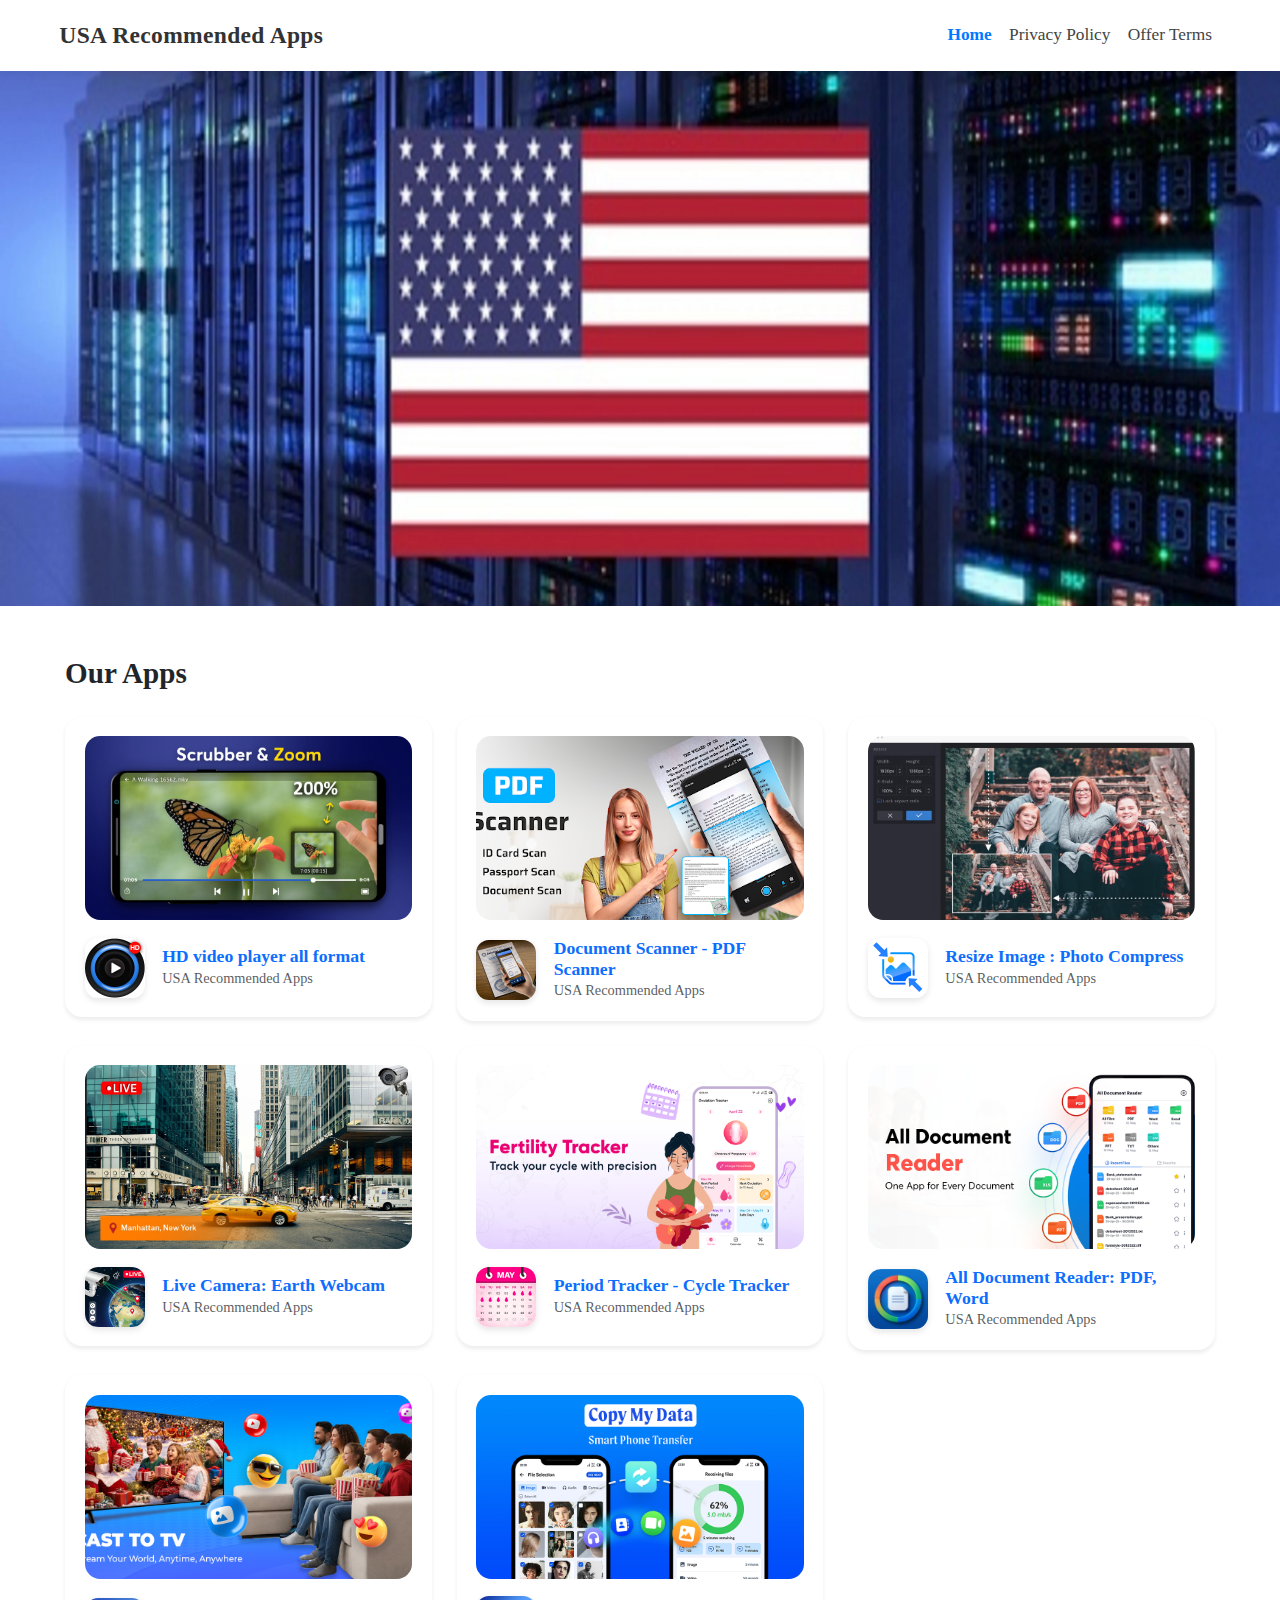
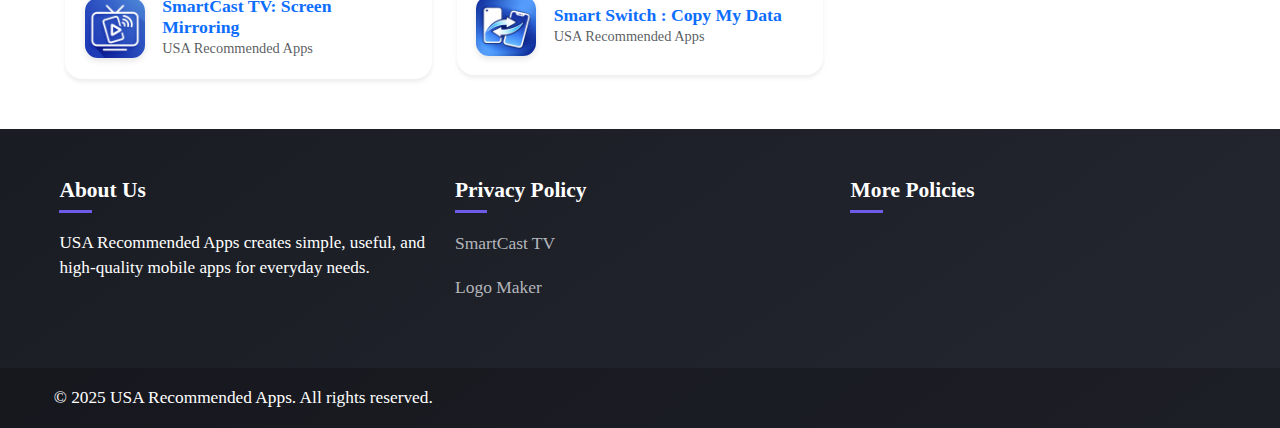
<file: index.html>
<!DOCTYPE html>
<html lang="en">
<head>
    <meta charset="UTF-8">
    <meta name="viewport" content="width=device-width, initial-scale=1.0">
    <title>USA Recommended Apps</title>
    <link rel="icon" type="image/png" sizes="32x32" href="images/favicon.png">
    <link href="https://cdn.jsdelivr.net/npm/bootstrap@5.3.2/dist/css/bootstrap.min.css" rel="stylesheet">
    <link rel="stylesheet" href="style.css">
</head>
<body>
    <!-- ✅ HEADER START -->
    <nav class="navbar navbar-expand-lg navbar-light">
        <div class="container">

            <!-- Left Text -->
            <a class="navbar-brand" href="/">USA Recommended Apps </a>

            <!-- Mobile Button -->
            <button class="navbar-toggler" type="button" data-bs-toggle="collapse" 
                    data-bs-target="#navbarNav">
                <span class="navbar-toggler-icon"></span>
            </button>

            <!-- Right Links -->
            <div class="collapse navbar-collapse" id="navbarNav">
                <ul class="navbar-nav ms-auto">
                    <li class="nav-item"><a class="nav-link active" href="/">Home</a></li>
                    <li class="nav-item"><a class="nav-link" href="/privacy-policy/">Privacy Policy</a></li>
                    <li class="nav-item"><a class="nav-link" href="/offer-terms/">Offer Terms</a></li>

                </ul>
            </div>

        </div>
    </nav>
    <!-- ✅ HEADER END -->
    <img src="/images/Banner/hero-banner.jpg" alt="banner" class="header-image" >
    <!-- ✅ OUR APPS SECTION -->
<div class="container my-5">
    <h2 class="section-title">Our Apps</h2>
    <div class="row g-4">

        <!-- ✅ App 1 -->
        <div class="col-12 col-sm-6 col-lg-4">
            <a href="https://play.google.com/store/apps/details?id=com.videoplayer.mediaplayer.hdvideoplayer" target="_blank" class="text-decoration-none">
                <div class="app-tile shadow-sm">
                    <img src="/images/Banner/videoplayer-banner.jpg" class="tile-banner" alt="">
                    <div class="tile-info d-flex mt-3">
                        <img src="/images/Icons/videoplayer-icon.jpg" class="tile-icon" alt="">
                        <div class="ms-3">
                            <h5 style="font-size: 16px;" class="mb-0 fw-semibold">HD video player all format</h5>
                            <p style="font-size: 13px;" class="text-muted small mb-0">USA Recommended Apps</p>
                        </div>
                    </div>
                </div>
            </a>
        </div>

        <!-- ✅ App 2 -->
        <div class="col-12 col-sm-6 col-lg-4">
            <a href="https://play.google.com/store/apps/details?id=com.camscan.docscan.docscanner.clearscan.documentscanner" target="_blank" class="text-decoration-none">
                <div class="app-tile shadow-sm">
                    <img src="/images/Banner/pdfscanner-banner.jpg" class="tile-banner" alt="">
                    <div class="tile-info d-flex mt-3">
                        <img src="images/Icons/pdfscanner-icon.jpg" class="tile-icon" alt="">
                        <div class="ms-3">
                            <h5 style="font-size: 16px;" class="mb-0 fw-semibold">Document Scanner - PDF Scanner</h5>
                            <p style="font-size: 13px;" class="text-muted small mb-0">USA Recommended Apps</p>
                        </div>
                    </div>
                </div>
            </a>
        </div>

        <!-- ✅ App 3 -->
        <div class="col-12 col-sm-6 col-lg-4">
            <a href="https://play.google.com/store/apps/details?id=reducephotosize.downsize.photoresizer.reducesize" target="_blank" class="text-decoration-none">
                <div class="app-tile shadow-sm">
                    <img src="/images/Banner/resizeimage-banner.jpg" class="tile-banner" alt="">
                    <div class="tile-info d-flex mt-3">
                        <img src="/images/Icons/resizeimage-icon.jpg" class="tile-icon" alt="">
                        <div class="ms-3">
                            <h5 style="font-size: 16px;" class="mb-0 fw-semibold">Resize Image : Photo Compress</h5>
                            <p style="font-size: 13px;" class="text-muted small mb-0">USA Recommended Apps</p>
                        </div>
                    </div>
                </div>
            </a>
        </div>

        <!-- ✅ App 4 -->
        <div class="col-12 col-sm-6 col-lg-4">
            <a href="https://play.google.com/store/apps/details?id=com.tripplanner.travelplanner.roadtrippers.smarttrip.gps.livemap.location" target="_blank" class="text-decoration-none">
                <div class="app-tile shadow-sm">
                    <img src="/images/Banner/livecamera-banner.jpg" class="tile-banner" alt="">
                    <div class="tile-info d-flex mt-3">
                        <img src="images/Icons/livecamera-icon.jpg" class="tile-icon" alt="">
                        <div class="ms-3">
                            <h5 style="font-size: 16px;" class="mb-0 fw-semibold">Live Camera: Earth Webcam</h5>
                            <p style="font-size: 13px;" class="text-muted small mb-0">USA Recommended Apps</p>
                        </div>
                    </div>
                </div>
            </a>
        </div>

        <!-- ✅ App 5 -->
        <div class="col-12 col-sm-6 col-lg-4">
            <a href="https://play.google.com/store/apps/details?id=periodcalander.pregnancytracker.ovulationtracker.cluecycle" target="_blank" class="text-decoration-none">
                <div class="app-tile shadow-sm">
                    <img src="/images/Banner/periodtracker-banner.jpg" class="tile-banner" alt="">
                    <div class="tile-info d-flex mt-3">
                        <img src="/images/Icons/periodtracker-icon.jpg" class="tile-icon" alt="">
                        <div class="ms-3">
                            <h5 style="font-size: 16px;" class="mb-0 fw-semibold">Period Tracker - Cycle Tracker</h5>
                            <p style="font-size: 13px;" class="text-muted small mb-0">USA Recommended Apps</p>
                        </div>
                    </div>
                </div>
            </a>
        </div>

        <!-- ✅ App 6 -->
        <div class="col-12 col-sm-6 col-lg-4">
            <a href="https://play.google.com/store/apps/details?id=com.document.reader.pdf.viewer.officepdfwordexcel.manager" target="_blank" class="text-decoration-none">
                <div class="app-tile shadow-sm">
                    <img src="/images/Banner/adr-banner.jpg" class="tile-banner" alt="">
                    <div class="tile-info d-flex mt-3">
                        <img src="/images/Icons/adr-icon.jpg" class="tile-icon" alt="">
                        <div class="ms-3">
                            <h5 style="font-size: 16px;" class="mb-0 fw-semibold">All Document Reader: PDF, Word</h5>
                            <p style="font-size: 13px;" class="text-muted small mb-0">USA Recommended Apps</p>
                        </div>
                    </div>
                </div>
            </a>
        </div>

        <!-- ✅ App 7 -->
        <div class="col-12 col-sm-6 col-lg-4">
            <a href="https://play.google.com/store/apps/details?id=com.tvcast.screenmirroring.smartcast.screenshare.smarttv" target="_blank" class="text-decoration-none">
                <div class="app-tile shadow-sm">
                    <img src="/images/Banner/cast-banner.jpg" class="tile-banner" alt="">
                    <div class="tile-info d-flex mt-3">
                        <img src="/images/Icons/cast-icon.jpg" class="tile-icon" alt="">
                        <div class="ms-3">
                            <h5 style="font-size: 16px;" class="mb-0 fw-semibold">SmartCast TV: Screen Mirroring</h5>
                            <p style="font-size: 13px;" class="text-muted small mb-0">USA Recommended Apps</p>
                        </div>
                    </div>
                </div>
            </a>
        </div>

          <!-- ✅ App 8 -->
        <div class="col-12 col-sm-6 col-lg-4">
            <a href="https://play.google.com/store/apps/details?id=com.tvcast.screenmirroring.smartcast.screenshare.smarttv" target="_blank" class="text-decoration-none">
                <div class="app-tile shadow-sm">
                    <img src="/images/Banner/Smart Switch.png" class="tile-banner" alt="">
                    <div class="tile-info d-flex mt-3">
                        <img src="/images/Icons/Smart-Switch-icon.png" class="tile-icon" alt="">
                        <div class="ms-3">
                            <h5 style="font-size: 16px;" class="mb-0 fw-semibold">Smart Switch : Copy My Data</h5>
                            <p style="font-size: 13px;" class="text-muted small mb-0">USA Recommended Apps</p>
                        </div>
                    </div>
                </div>
            </a>
        </div>
    </div>
</div>

    <footer class="footer pt-5">
    <div class="container">
        <div class="row g-4">
            
            <!-- Company Info -->
            <div class="col-lg-4 col-md-6">
                <h3 class="footer-title">About Us</h3>
                <p class="mb-4">
                    USA Recommended Apps creates simple, useful, and high-quality mobile apps for everyday needs.
                </p>
            </div>

            <!-- Privacy Policies Column 1 -->
            <div class="col-lg-4 col-md-6">
                <h3 class="footer-title">Privacy Policy</h3>
                <ul class="footer-links">
                    <li><a href="/smart-cast/" target="_blank">SmartCast TV</a></li>
                    <li><a href="/logo-maker/" target="_blank">Logo Maker</a></li>
                    <!-- <li><a href="/smart-printer/" target="_blank">Smart Printer App</a></li> -->
                    <!-- <li><a href="/smart-recovery/" target="_blank">Smart Recovery App</a></li> -->
                    <!-- <li><a href="/docs-reader/" target="_blank">Docs Viewer App</a></li> -->
                     
                </ul>
            </div>

            <!-- Privacy Policies Column 2 -->
            <div class="col-lg-4 col-md-6">
                <h3 class="footer-title">More Policies</h3>
                <ul class="footer-links">
                    <!-- <li><a href="#">PDF Scanner – Privacy Policy</a></li>
                    <li><a href="#">Resume Builder – Privacy Policy</a></li>
                    <li><a href="#">TV Remote – Privacy Policy</a></li>
                    <li><a href="#">USB Screen Share – Privacy Policy</a></li>
                    <li><a href="#">Other Apps – Privacy Policy</a></li> -->
                </ul>
            </div>

        </div>
    </div>

    <!-- Footer Bottom -->
        <div class="footer-bottom mt-5">
            <div class="container">
                <div class="row py-3">
                    <div class="col-md-6 text-center text-md-start">
                        <p class="mb-0">&copy; 2025 USA Recommended Apps. All rights reserved.</p>
                    </div>
                </div>
            </div>
        </div>
    </footer>
    <script src="https://cdn.jsdelivr.net/npm/bootstrap@5.3.0/dist/js/bootstrap.bundle.min.js"></script>
    <script defer src="https://static.cloudflareinsights.com/beacon.min.js/vcd15cbe7772f49c399c6a5babf22c1241717689176015" integrity="sha512-ZpsOmlRQV6y907TI0dKBHq9Md29nnaEIPlkf84rnaERnq6zvWvPUqr2ft8M1aS28oN72PdrCzSjY4U6VaAw1EQ==" data-cf-beacon='{"version":"2024.11.0","token":"45f164fe2d594529bc196d1f107db722","r":1,"server_timing":{"name":{"cfCacheStatus":true,"cfEdge":true,"cfExtPri":true,"cfL4":true,"cfOrigin":true,"cfSpeedBrain":true},"location_startswith":null}}' crossorigin="anonymous">
    </script>
</body>
</html>
</file>
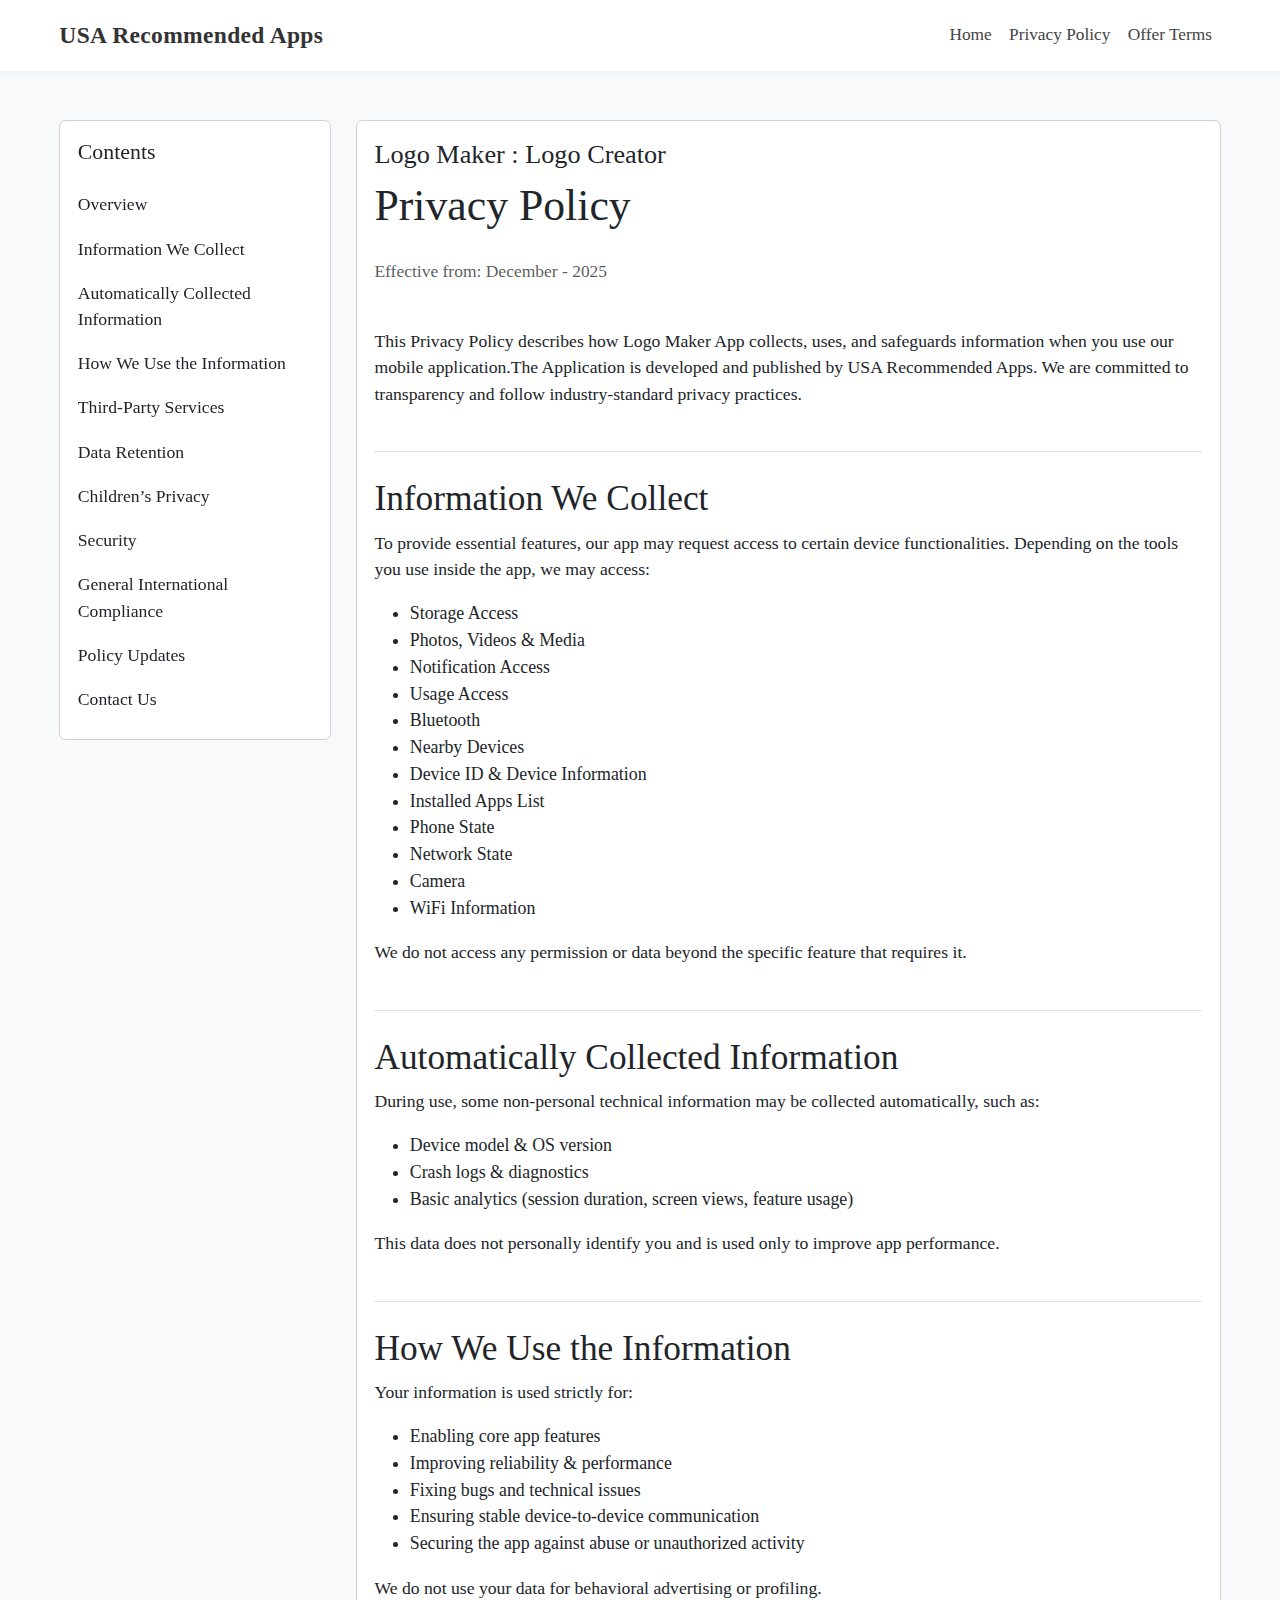
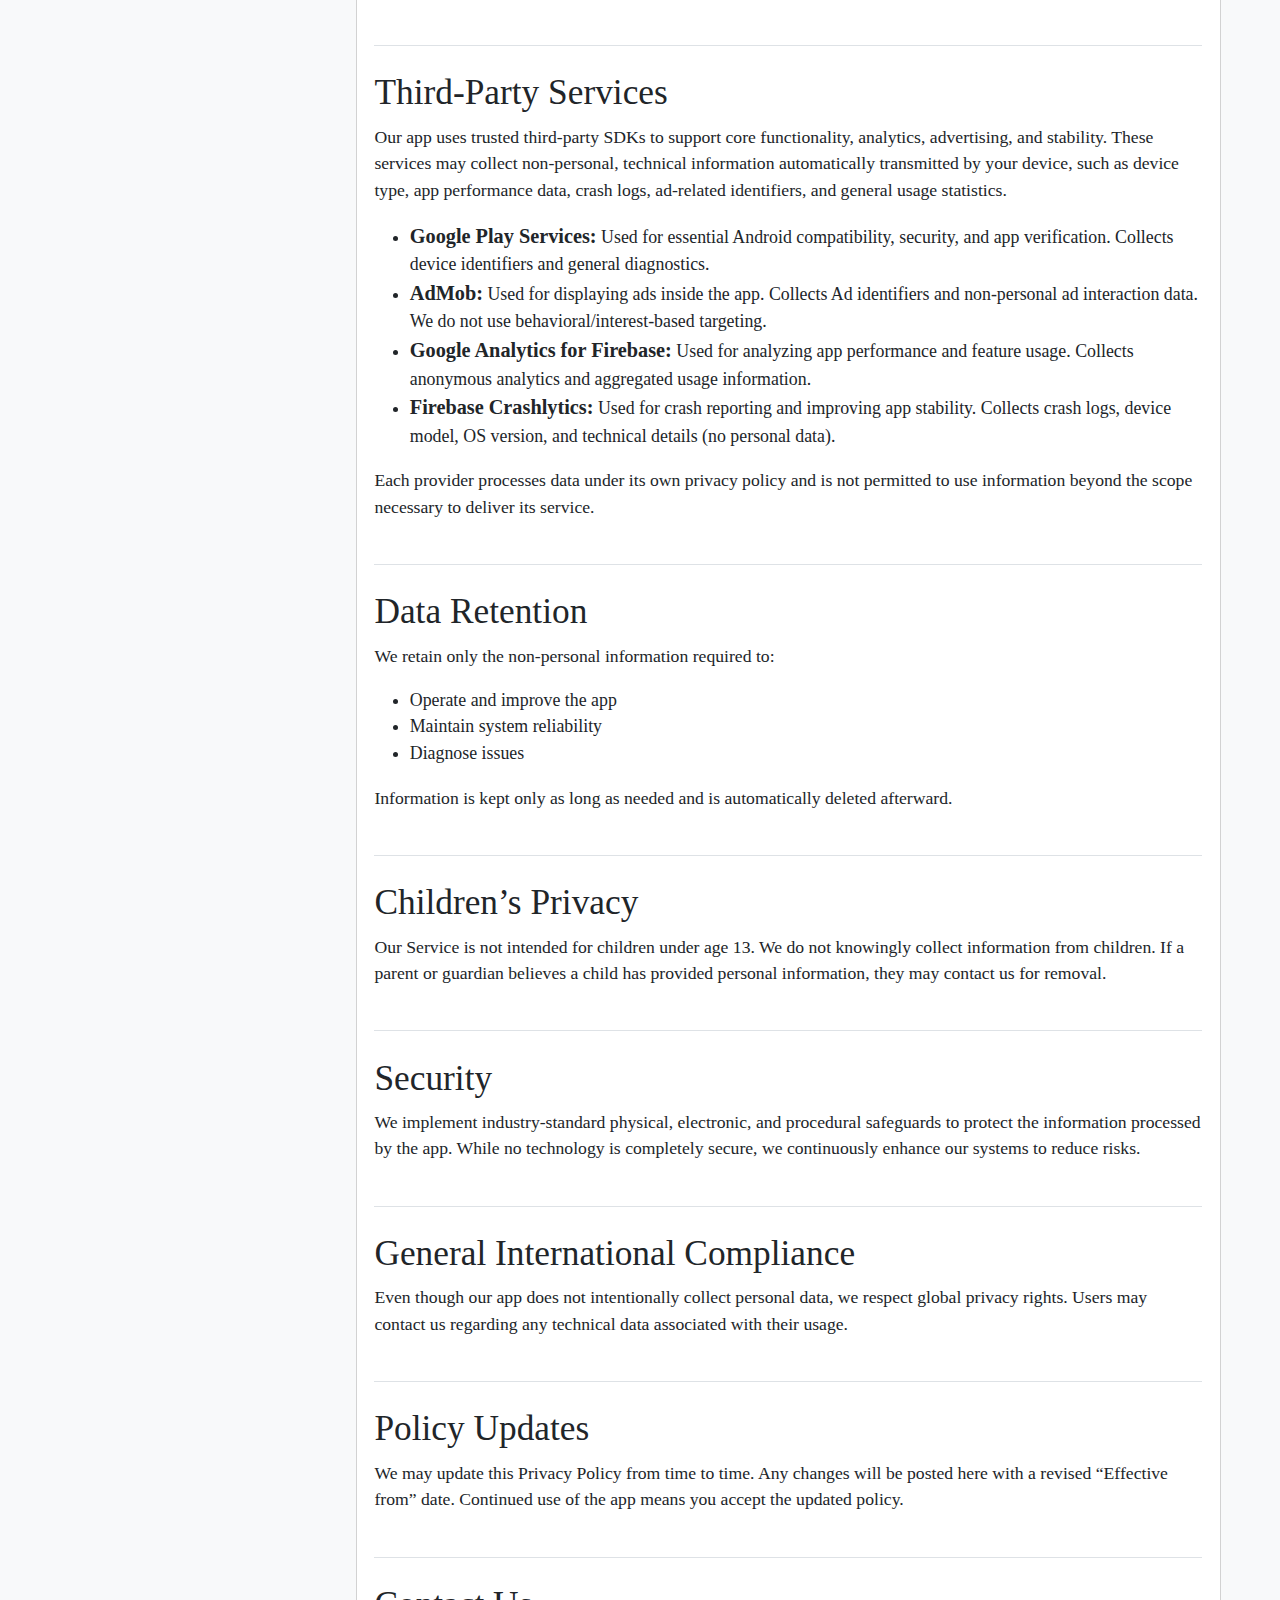
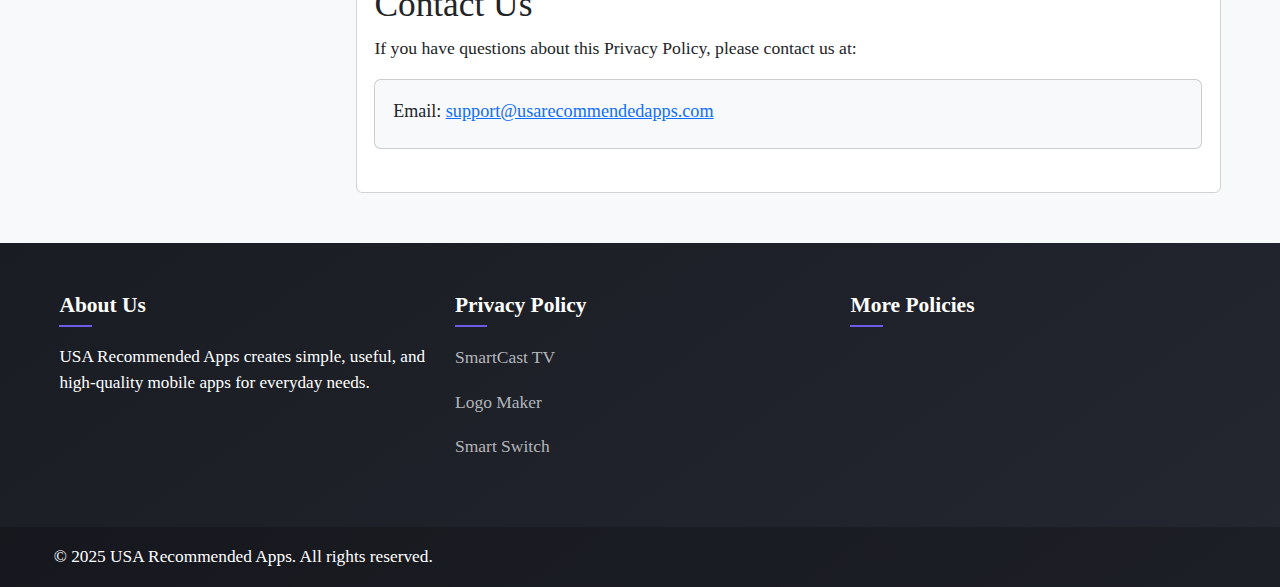
<file: logo-maker/index.html>
<!DOCTYPE html>
<html lang="en">

<head>
    <meta charset="utf-8">
    <meta http-equiv="X-UA-Compatible" content="IE=edge">
    <meta name="viewport" content="width=device-width, initial-scale=1">
    <title>Logo Maker - Privacy Policy</title>
    <meta name="robots" content="noindex, nofollow">
    <meta name="twitter:description" content="">
    <link rel="icon" type="image/png" sizes="32x32" href="/images/favicon.png">
    <link href="https://cdn.jsdelivr.net/npm/bootstrap@5.3.3/dist/css/bootstrap.min.css" rel="stylesheet" integrity="sha384-QWTKZyjpPEjISv5WaRU9OFeRpok6YctnYmDr5pNlyT2bRjXh0JMhjY6hW+ALEwIH" crossorigin="anonymous">
    <link rel="stylesheet" href="style.css">
</head>

<body>
    <!-- ✅ HEADER START -->
    <nav class="navbar navbar-expand-lg navbar-light">
        <div class="container">

            <!-- Left Text -->
            <a class="navbar-brand" href="/"> USA Recommended Apps </a>

            <!-- Mobile Button -->
            <button class="navbar-toggler" type="button" data-bs-toggle="collapse" 
                    data-bs-target="#navbarNav">
                <span class="navbar-toggler-icon"></span>
            </button>

            <!-- Right Links -->
            <div class="collapse navbar-collapse" id="navbarNav">
                <ul class="navbar-nav ms-auto">
                    <li class="nav-item"><a class="nav-link" href="/">Home</a></li>
                    <li class="nav-item"><a class="nav-link" href="/privacy-policy/">Privacy Policy</a></li>
                    <li class="nav-item"><a class="nav-link" href="/offer-terms/">Offer Terms</a></li>
                </ul>
            </div>

        </div>
    </nav>
    <!-- ✅ HEADER END -->

<div class="bg-light">
    <div class="container py-5">
        <div class="row">
            <!-- Table of Contents -->
            <div class="col-lg-3 mb-4">
                <div class="card sticky-top" style="top: 2rem;">
                    <div class="card-body">
                        <h5 class="card-title mb-3">Contents</h5>
                        <nav class="nav flex-column">
                            <a class="toc-link py-2" href="#overview">Overview</a>
                            <a class="toc-link py-2" href="#information">Information We Collect</a>
                            <a class="toc-link py-2" href="#collected-information">Automatically Collected Information</a>
                            <a class="toc-link py-2" href="#use-information">How We Use the Information</a>
                            <a class="toc-link py-2" href="#third-party">Third-Party Services</a>
                            <a class="toc-link py-2" href="#data-retention">Data Retention</a>
                            <a class="toc-link py-2" href="#children-privacy">Children’s Privacy</a>
                            <a class="toc-link py-2" href="#security">Security</a>
							<a class="toc-link py-2" href="#generalinternationalcompliance">General International Compliance</a>
							<a class="toc-link py-2" href="#policy-updates">Policy Updates</a>
							<a class="toc-link py-2" href="#contact-us">Contact Us</a>
                        </nav>
                    </div>
                </div>
            </div>

            <!-- Main Content -->
            <div class="col-lg-9">
                <div class="card">
                    <div class="card-body">
                        <h4>Logo Maker : Logo Creator </h4>
                        <h1 class="mb-4">Privacy Policy</h1>
                        <p class="text-muted" style="padding:none ;">Effective from: December - 2025</p>

                        <div id="overview" class="policy-section py-4">
                            <!-- <h2>Overview</h2> -->
                            <p>This Privacy Policy describes how Logo Maker App collects, uses, and safeguards information when you use our mobile application.The Application is developed and published by USA Recommended Apps. We are committed to transparency and follow industry-standard privacy practices.</p>
                        </div>

                        <div id="information" class="policy-section py-4">
                            <h2>Information We Collect</h2>
                            <p>To provide essential features, our app may request access to certain device functionalities. Depending on the tools you use inside the app, we may access:</p>
							<ul>
								<li>Storage Access</li>
								<li>Photos, Videos & Media</li>
								<li>Notification Access</li>
								<li>Usage Access </li>
								<li>Bluetooth</li>
								<li>Nearby Devices</li>
								<li>Device ID & Device Information</li>
								<li>Installed Apps List</li>
								<li>Phone State</li>
								<li>Network State</li>
								<li>Camera</li>
								<li>WiFi Information</li>
							</ul>
							<p>We do not access any permission or data beyond the specific feature that requires it.</p>
                        </div>

                        <div id="collected-information" class="policy-section py-4">
                            <h2>Automatically Collected Information</h2>
                            <p>During use, some non-personal technical information may be collected automatically, such as:</p>
                            <ul>
                                <li>Device model & OS version</li>
                                <li>Crash logs & diagnostics</li>
                                <li>Basic analytics (session duration, screen views, feature usage)</li>
                            </ul>
							<p>This data does not personally identify you and is used only to improve app performance.</p>
                        </div>

                        <div id="use-information" class="policy-section py-4">
                            <h2>How We Use the Information</h2>
                            <p>Your information is used strictly for:</p>
                            <ul>
                                <li>Enabling core app features</li>
                                <li>Improving reliability & performance</li>
                                <li>Fixing bugs and technical issues</li>
								<li>Ensuring stable device-to-device communication</li>
								<li>Securing the app against abuse or unauthorized activity</li>
                            </ul>
							<p>We do not use your data for behavioral advertising or profiling.</p>
                        </div>

                        <div id="third-party" class="policy-section py-4">
                            <h2>Third-Party Services</h2>
                            <p>Our app uses trusted third-party SDKs to support core functionality, analytics, advertising, and stability. These services may collect non-personal, technical information automatically transmitted by your device, such as device type, app performance data, crash logs, ad-related identifiers, and general usage statistics.</p>
                            <ul>
                                <li><b style="font-size: 18px;">Google Play Services:</b> Used for essential Android compatibility, security, and app verification. Collects device identifiers and general diagnostics.</li>
                                <li><b style="font-size: 18px;">AdMob:</b> Used for displaying ads inside the app. Collects Ad identifiers and non-personal ad interaction data.
								We do not use behavioral/interest-based targeting.</li>
                                <li><b style="font-size: 18px;">Google Analytics for Firebase:</b> Used for analyzing app performance and feature usage. Collects anonymous analytics and aggregated usage information.</li>
								<li><b style="font-size: 18px;">Firebase Crashlytics:</b> Used for crash reporting and improving app stability. Collects crash logs, device model, OS version, and technical details (no personal data).</li>
                            </ul>
							<p>Each provider processes data under its own privacy policy and is not permitted to use information beyond the scope necessary to deliver its service.</p>
                        </div>

                        <div id="data-retention" class="policy-section py-4">
                            <h2>Data Retention</h2>
                            <p>We retain only the non-personal information required to:</p>
                            <ul>
                                <li>Operate and improve the app</li>
                                <li>Maintain system reliability</li>
                                <li>Diagnose issues</li>
                            </ul>
							<p>Information is kept only as long as needed and is automatically deleted afterward.</p>
                        </div>

                        <div id="children-privacy" class="policy-section py-4">
                            <h2>Children’s Privacy</h2>
                            <p>Our Service is not intended for children under age 13. We do not knowingly collect information from children. If a parent or guardian believes a child has provided personal information, they may contact us for removal.</p>
                        </div>

						<div id="security" class="policy-section py-4">
                            <h2>Security</h2>
                            <p>We implement industry-standard physical, electronic, and procedural safeguards to protect the information processed by the app. While no technology is completely secure, we continuously enhance our systems to reduce risks.</p>
                        </div>

						<div id="generalinternationalcompliance" class="policy-section py-4">
                            <h2>General International Compliance</h2>
                            <p>Even though our app does not intentionally collect personal data, we respect global privacy rights. Users may contact us regarding any technical data associated with their usage.</p>
                        </div>

						<div id="policy-updates" class="policy-section py-4">
                            <h2>Policy Updates</h2>
                            <p>We may update this Privacy Policy from time to time. Any changes will be posted here with a revised “Effective from” date. Continued use of the app means you accept the updated policy.</p>
                        </div>

                        <div id="contact-us" class="policy-section py-4">
                            <h2>Contact Us</h2>
                            <p>If you have questions about this Privacy Policy, please contact us at:</p>
                            <div class="card bg-light mt-3">
                                <div class="card-body">
                                    <p class="mb-1">Email: <a href="mailto:support@usarecommendedapps.com">support@usarecommendedapps.com</a></p>
                                </div>
                            </div>
                        </div>
                    </div>
                </div>
            </div>
        </div>
    </div>
</div>
<footer class="footer pt-5">
    <div class="container">
        <div class="row g-4">
            
            <!-- Company Info -->
            <div class="col-lg-4 col-md-6">
                <h3 class="footer-title">About Us</h3>
                <p class="mb-4">
                    USA Recommended Apps creates simple, useful, and high-quality mobile apps for everyday needs.
                </p>
            </div>

            <!-- Privacy Policies Column 1 -->
            <div class="col-lg-4 col-md-6">
                <h3 class="footer-title">Privacy Policy</h3>
                <ul class="footer-links">
                    <li><a href="/smart-cast/" target="_blank">SmartCast TV</a></li>
                    <li><a href="/logo-maker/" target="_blank">Logo Maker</a></li>
					<li><a href="/smart-switch/" target="_blank">Smart Switch</a></li>
                    <!-- <li><a href="/smart-printer/" target="_blank">Smart Printer App</a></li>
                    <li><a href="/smart-recovery/" target="_blank">Smart Recovery App</a></li>
                    <li><a href="/docs-reader/" target="_blank">Docs Viewer App</a></li> -->
                </ul>
            </div>

            <!-- Privacy Policies Column 2 -->
            <div class="col-lg-4 col-md-6">
                <h3 class="footer-title">More Policies</h3>
                <ul class="footer-links">
                    <!-- <li><a href="#">PDF Scanner – Privacy Policy</a></li>
                    <li><a href="#">Resume Builder – Privacy Policy</a></li>
                    <li><a href="#">TV Remote – Privacy Policy</a></li>
                    <li><a href="#">USB Screen Share – Privacy Policy</a></li>
                    <li><a href="#">Other Apps – Privacy Policy</a></li> -->
                </ul>
            </div>

        </div>
    </div>

    <!-- Footer Bottom -->
        <div class="footer-bottom mt-5">
            <div class="container">
                <div class="row py-3">
                    <div class="col-md-6 text-center text-md-start">
                        <p class="mb-0">&copy; 2025 USA Recommended Apps. All rights reserved.</p>
                    </div>
                </div>
            </div>
        </div>
    </footer>
    <script src="https://cdn.jsdelivr.net/npm/bootstrap@5.3.0/dist/js/bootstrap.bundle.min.js"></script>
    <script defer src="https://static.cloudflareinsights.com/beacon.min.js/vcd15cbe7772f49c399c6a5babf22c1241717689176015" integrity="sha512-ZpsOmlRQV6y907TI0dKBHq9Md29nnaEIPlkf84rnaERnq6zvWvPUqr2ft8M1aS28oN72PdrCzSjY4U6VaAw1EQ==" data-cf-beacon='{"version":"2024.11.0","token":"45f164fe2d594529bc196d1f107db722","r":1,"server_timing":{"name":{"cfCacheStatus":true,"cfEdge":true,"cfExtPri":true,"cfL4":true,"cfOrigin":true,"cfSpeedBrain":true},"location_startswith":null}}' crossorigin="anonymous">
    </script>
</body>

</html>
</file>
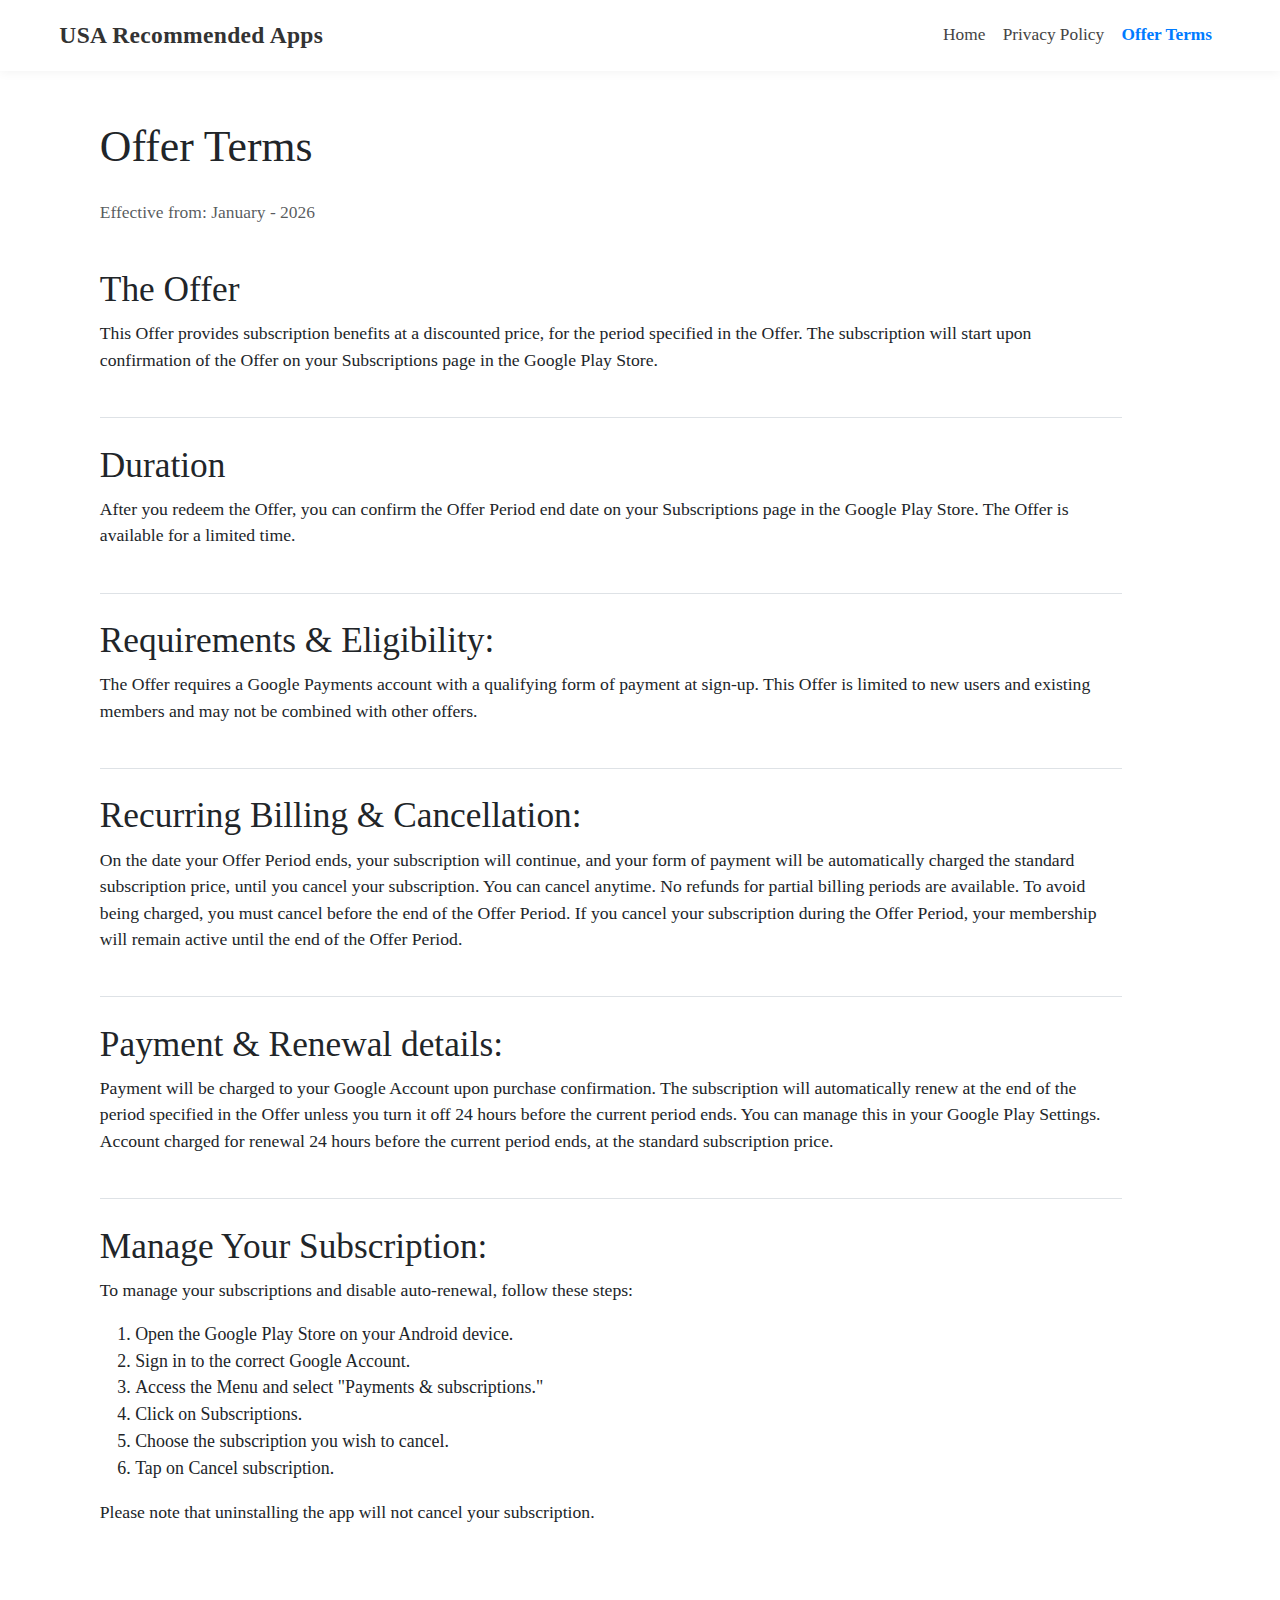
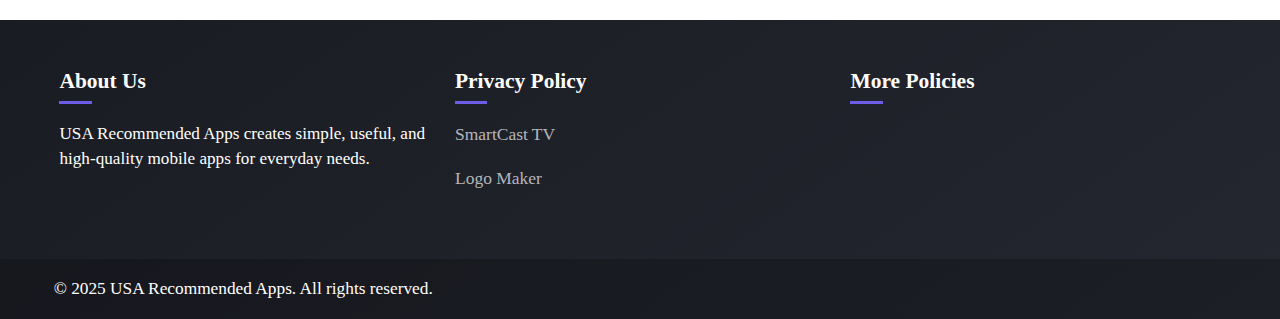
<file: offer-terms/index.html>
<!DOCTYPE html>
<html lang="en">

<head>
    <meta charset="utf-8">
    <meta http-equiv="X-UA-Compatible" content="IE=edge">
    <meta name="viewport" content="width=device-width, initial-scale=1">
    <title>Offer Terms - USA Recommended Apps</title>
    <meta name="robots" content="noindex, nofollow">
    <meta name="twitter:description" content="">
    <link rel="icon" type="image/png" sizes="32x32" href="/images/favicon.png">
    <link href="https://cdn.jsdelivr.net/npm/bootstrap@5.3.3/dist/css/bootstrap.min.css" rel="stylesheet" integrity="sha384-QWTKZyjpPEjISv5WaRU9OFeRpok6YctnYmDr5pNlyT2bRjXh0JMhjY6hW+ALEwIH" crossorigin="anonymous">
    <link rel="stylesheet" href="style.css">
</head>

<body>
    <!-- ✅ HEADER START -->
    <nav class="navbar navbar-expand-lg navbar-light">
        <div class="container">

            <!-- Left Text -->
            <a class="navbar-brand" href="/">USA Recommended Apps </a>

            <!-- Mobile Button -->
            <button class="navbar-toggler" type="button" data-bs-toggle="collapse" 
                    data-bs-target="#navbarNav">
                <span class="navbar-toggler-icon"></span>
            </button>

            <!-- Right Links -->
            <div class="collapse navbar-collapse" id="navbarNav">
                <ul class="navbar-nav ms-auto">
                    <li class="nav-item"><a class="nav-link" href="/">Home</a></li>
                    <li class="nav-item"><a class="nav-link" href="/privacy-policy/">Privacy Policy</a></li>
                    <li class="nav-item"><a class="nav-link active" href="/offer-terms/">Offer Terms</a></li>
                </ul>
            </div>

        </div>
    </nav>
    <!-- ✅ HEADER END -->

<div class="">
    <div class="container py-5">
        <div class="row">
            <!-- Main Content -->
            <div class="col-lg-11" style="padding-left: 50px;" >
                <div>
                    <div class="card-body">
                        <h1 class="mb-4">Offer Terms</h1>
                        <p class="text-muted" style="padding:none ;">Effective from: January - 2026</p>

                        <div id="the-offer" class="policy-section py-4">
                            <h2>The Offer</h2>
                            <p>This Offer provides subscription benefits at a discounted price, for the period specified in the Offer. The subscription will start upon confirmation of the Offer on your Subscriptions page in the Google Play Store.</p>
                        </div>

                        <div id="duration" class="policy-section py-4">
                            <h2>Duration</h2>
                            <p>After you redeem the Offer, you can confirm the Offer Period end date on your Subscriptions page in the Google Play Store. The Offer is available for a limited time.</p>
                        </div>

                        <div id="requirement" class="policy-section py-4">
                            <h2>Requirements & Eligibility:</h2>
                            <p>The Offer requires a Google Payments account with a qualifying form of payment at sign-up. This Offer is limited to new users and existing members and may not be combined with other offers.</p>
                        </div>

                        <div id="recurrsingbilling" class="policy-section py-4">
                            <h2>Recurring Billing & Cancellation:</h2>
                            <p>On the date your Offer Period ends, your subscription will continue, and your form of payment will be automatically charged the standard subscription price, until you cancel your subscription. You can cancel anytime. No refunds for partial billing periods are available. To avoid being charged, you must cancel before the end of the Offer Period. If you cancel your subscription during the Offer Period, your membership will remain active until the end of the Offer Period.</p>
                        </div>

                        <div id="payment-renewal" class="policy-section py-4">
                            <h2>Payment & Renewal details:</h2>
                            <p>Payment will be charged to your Google Account upon purchase confirmation. The subscription will automatically renew at the end of the period specified in the Offer unless you turn it off 24 hours before the current period ends. You can manage this in your Google Play Settings.<br>Account charged for renewal 24 hours before the current period ends, at the standard subscription price.</p>
                        </div>

                        <div id="managesubscription" class="policy-section py-4">
                            <h2>Manage Your Subscription:</h2>
                            <p>To manage your subscriptions and disable auto-renewal, follow these steps:</p>
                            <ol>
                                <li> Open the Google Play Store on your Android device.</li>
                                <li> Sign in to the correct Google Account.</li>
                                <li> Access the Menu and select "Payments & subscriptions."</li>
                                <li> Click on Subscriptions.</li>
                                <li> Choose the subscription you wish to cancel.</li>
                                <li> Tap on Cancel subscription.</li>
                            </ol>
							<p>Please note that uninstalling the app will not cancel your subscription.</p>
                        </div>
                    </div>
                </div>
            </div>
        </div>
    </div>
</div>
<footer class="footer pt-5">
    <div class="container">
        <div class="row g-4">
            
            <!-- Company Info -->
            <div class="col-lg-4 col-md-6">
                <h3 class="footer-title">About Us</h3>
                <p class="mb-4">
                    USA Recommended Apps creates simple, useful, and high-quality mobile apps for everyday needs.
                </p>
            </div>

            <!-- Privacy Policies Column 1 -->
            <div class="col-lg-4 col-md-6">
                <h3 class="footer-title">Privacy Policy</h3>
                <ul class="footer-links">
                    <li><a href="/smart-cast/" target="_blank">SmartCast TV</a></li>
                    <li><a href="/logo-maker/" target="_blank">Logo Maker</a></li>
                    <!-- <li><a href="/smart-printer/" target="_blank">Smart Printer App</a></li> -->
                    <!-- <li><a href="/smart-recovery/" target="_blank">Smart Recovery App</a></li> -->
                    <!-- <li><a href="/docs-reader/" target="_blank">Docs Viewer App</a></li> -->
                </ul>
            </div>

            <!-- Privacy Policies Column 2 -->
            <div class="col-lg-4 col-md-6">
                <h3 class="footer-title">More Policies</h3>
                <ul class="footer-links">
                    <!-- <li><a href="#">PDF Scanner – Privacy Policy</a></li>
                    <li><a href="#">Resume Builder – Privacy Policy</a></li>
                    <li><a href="#">TV Remote – Privacy Policy</a></li>
                    <li><a href="#">USB Screen Share – Privacy Policy</a></li>
                    <li><a href="#">Other Apps – Privacy Policy</a></li> -->
                </ul>
            </div>

        </div>
    </div>

    <!-- Footer Bottom -->
        <div class="footer-bottom mt-5">
            <div class="container">
                <div class="row py-3">
                    <div class="col-md-6 text-center text-md-start">
                        <p class="mb-0">&copy; 2025 USA Recommended Apps. All rights reserved.</p>
                    </div>
                </div>
            </div>
        </div>
    </footer>
    <script src="https://cdn.jsdelivr.net/npm/bootstrap@5.3.0/dist/js/bootstrap.bundle.min.js"></script>
    <script defer src="https://static.cloudflareinsights.com/beacon.min.js/vcd15cbe7772f49c399c6a5babf22c1241717689176015" integrity="sha512-ZpsOmlRQV6y907TI0dKBHq9Md29nnaEIPlkf84rnaERnq6zvWvPUqr2ft8M1aS28oN72PdrCzSjY4U6VaAw1EQ==" data-cf-beacon='{"version":"2024.11.0","token":"45f164fe2d594529bc196d1f107db722","r":1,"server_timing":{"name":{"cfCacheStatus":true,"cfEdge":true,"cfExtPri":true,"cfL4":true,"cfOrigin":true,"cfSpeedBrain":true},"location_startswith":null}}' crossorigin="anonymous">
    </script>
</body>

</html>
</file>
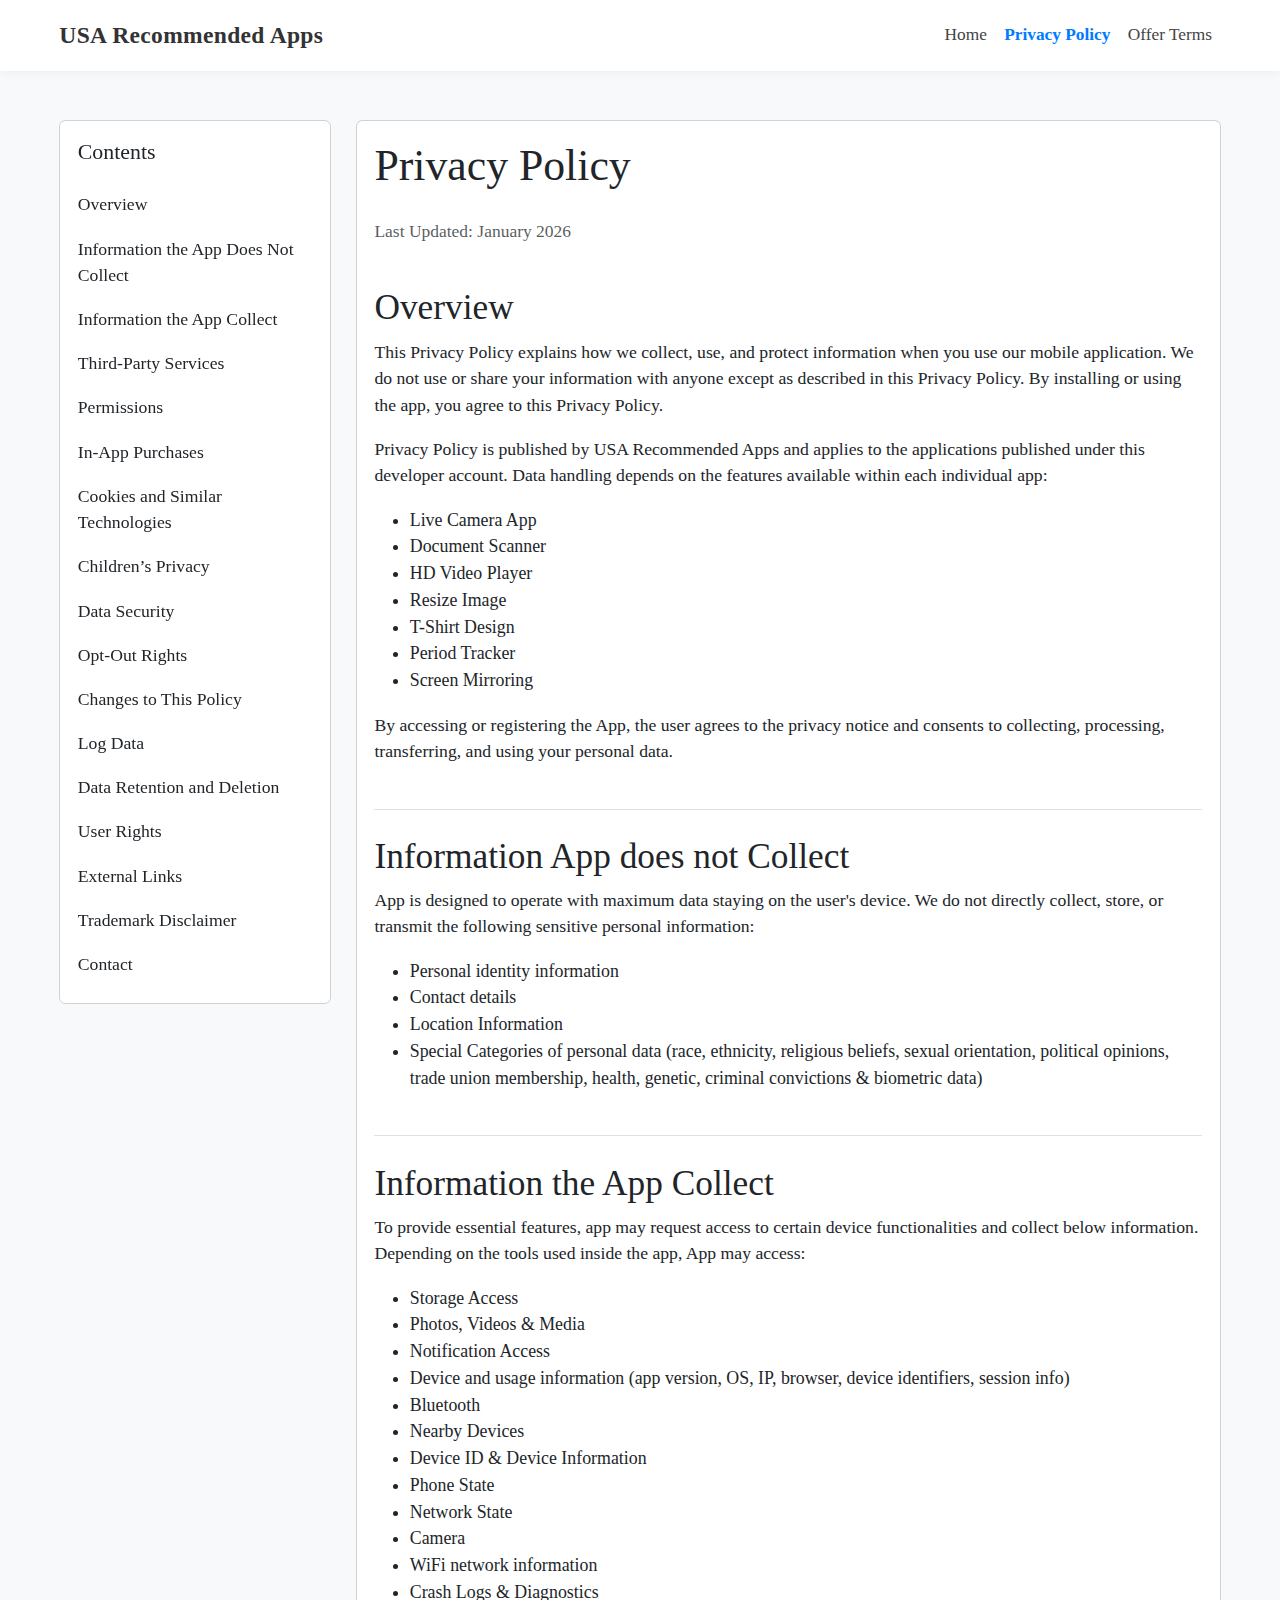
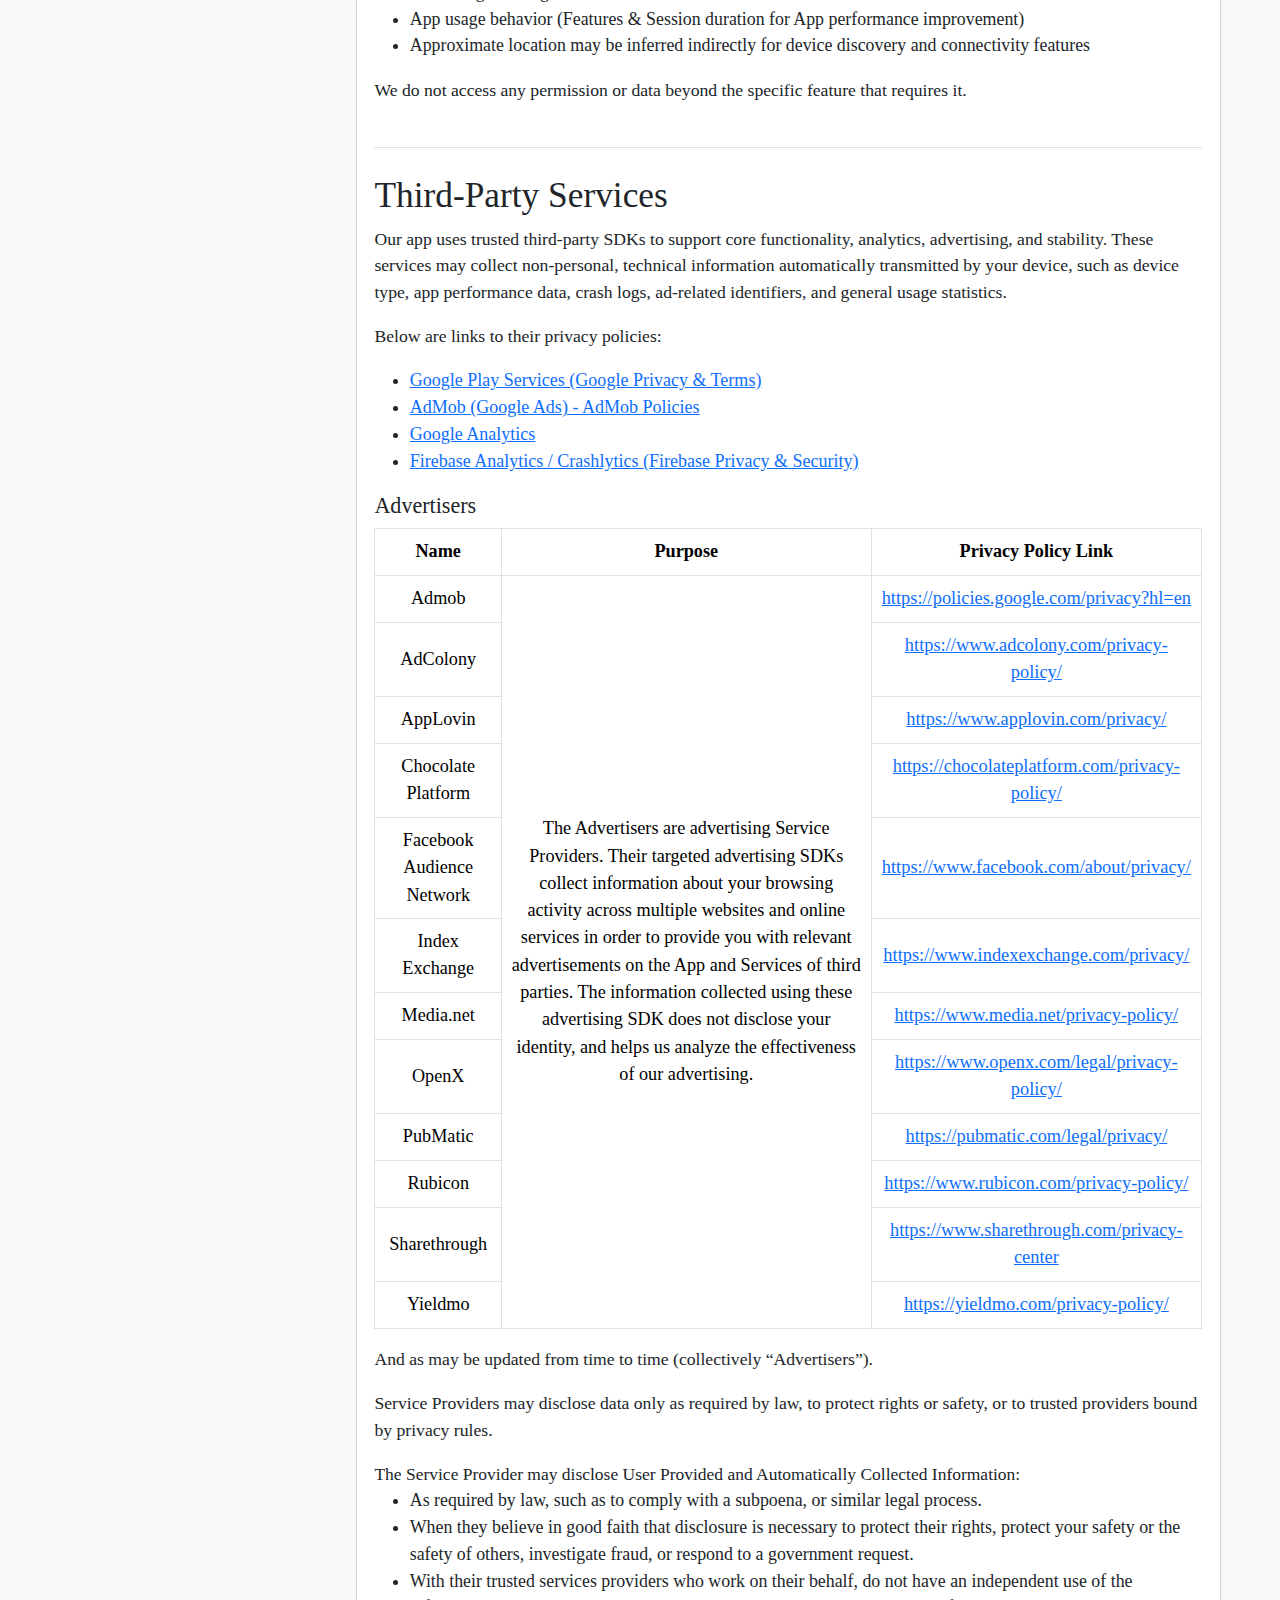
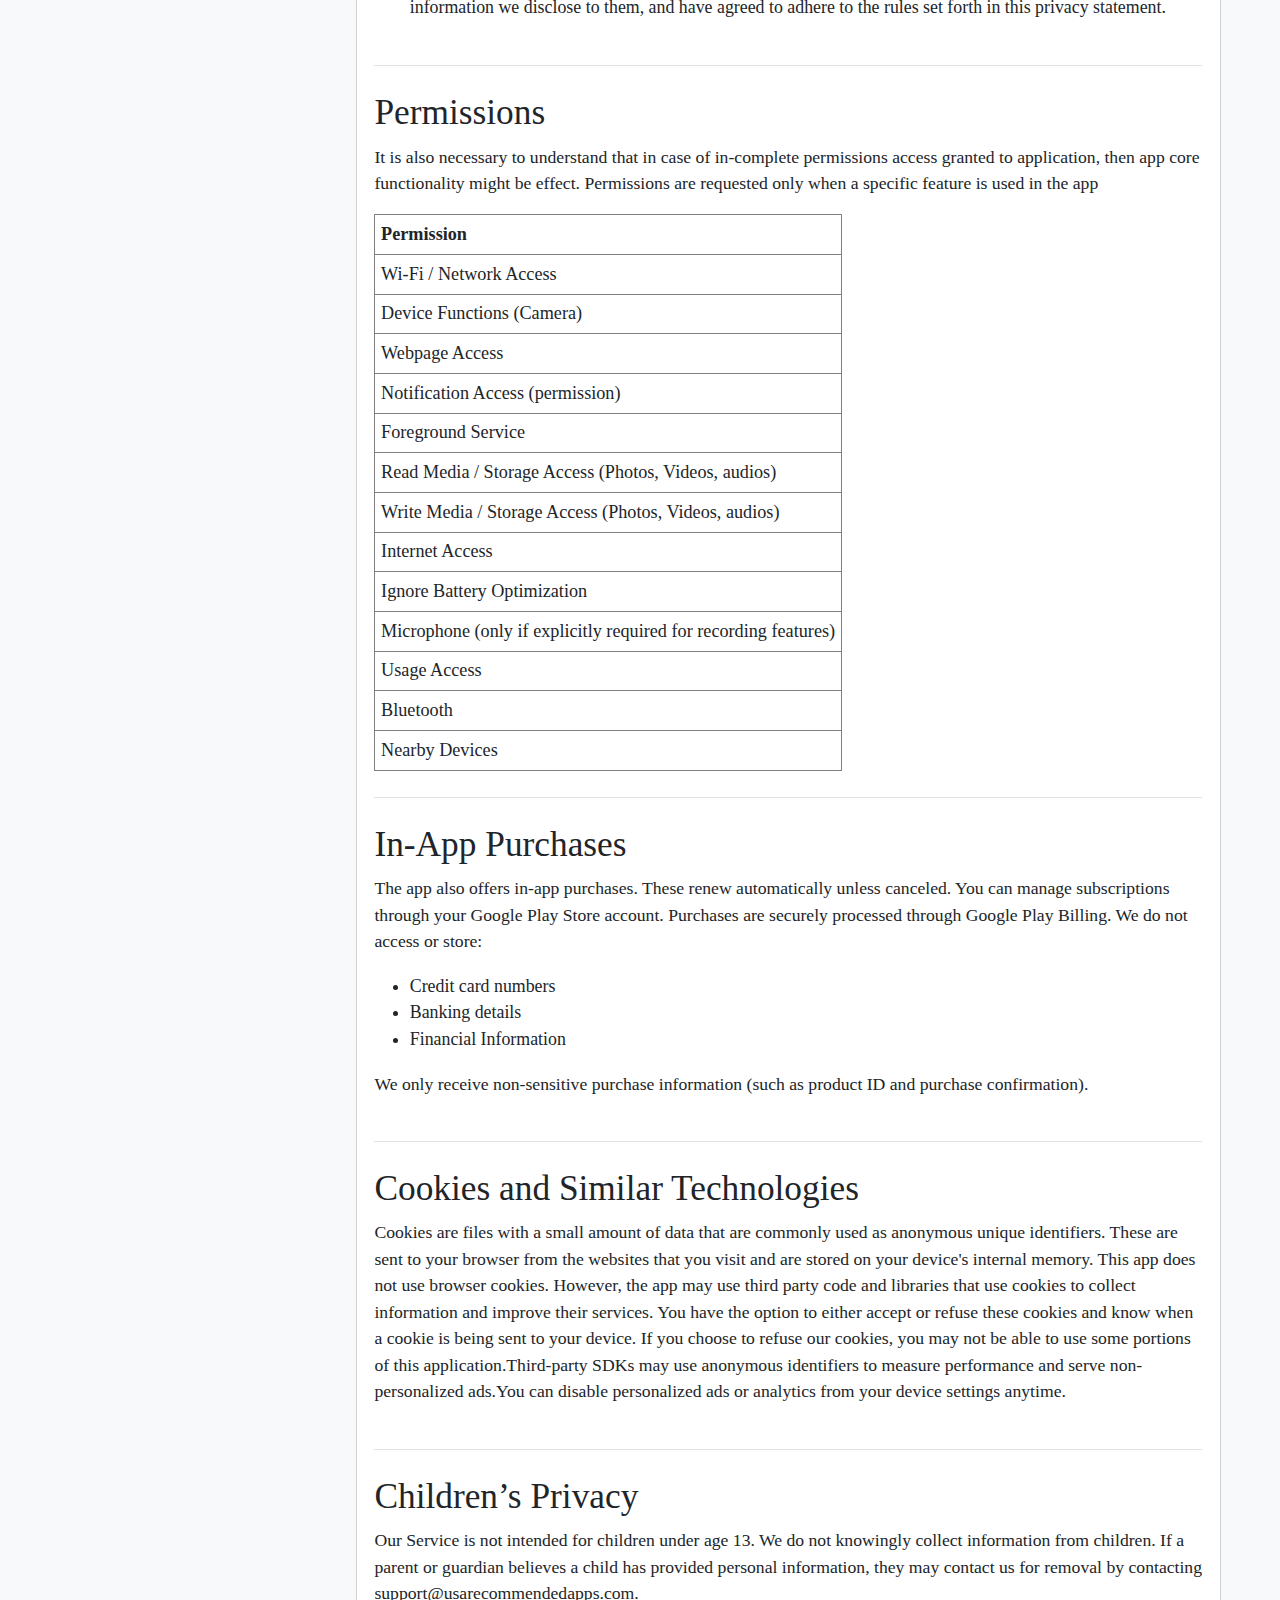
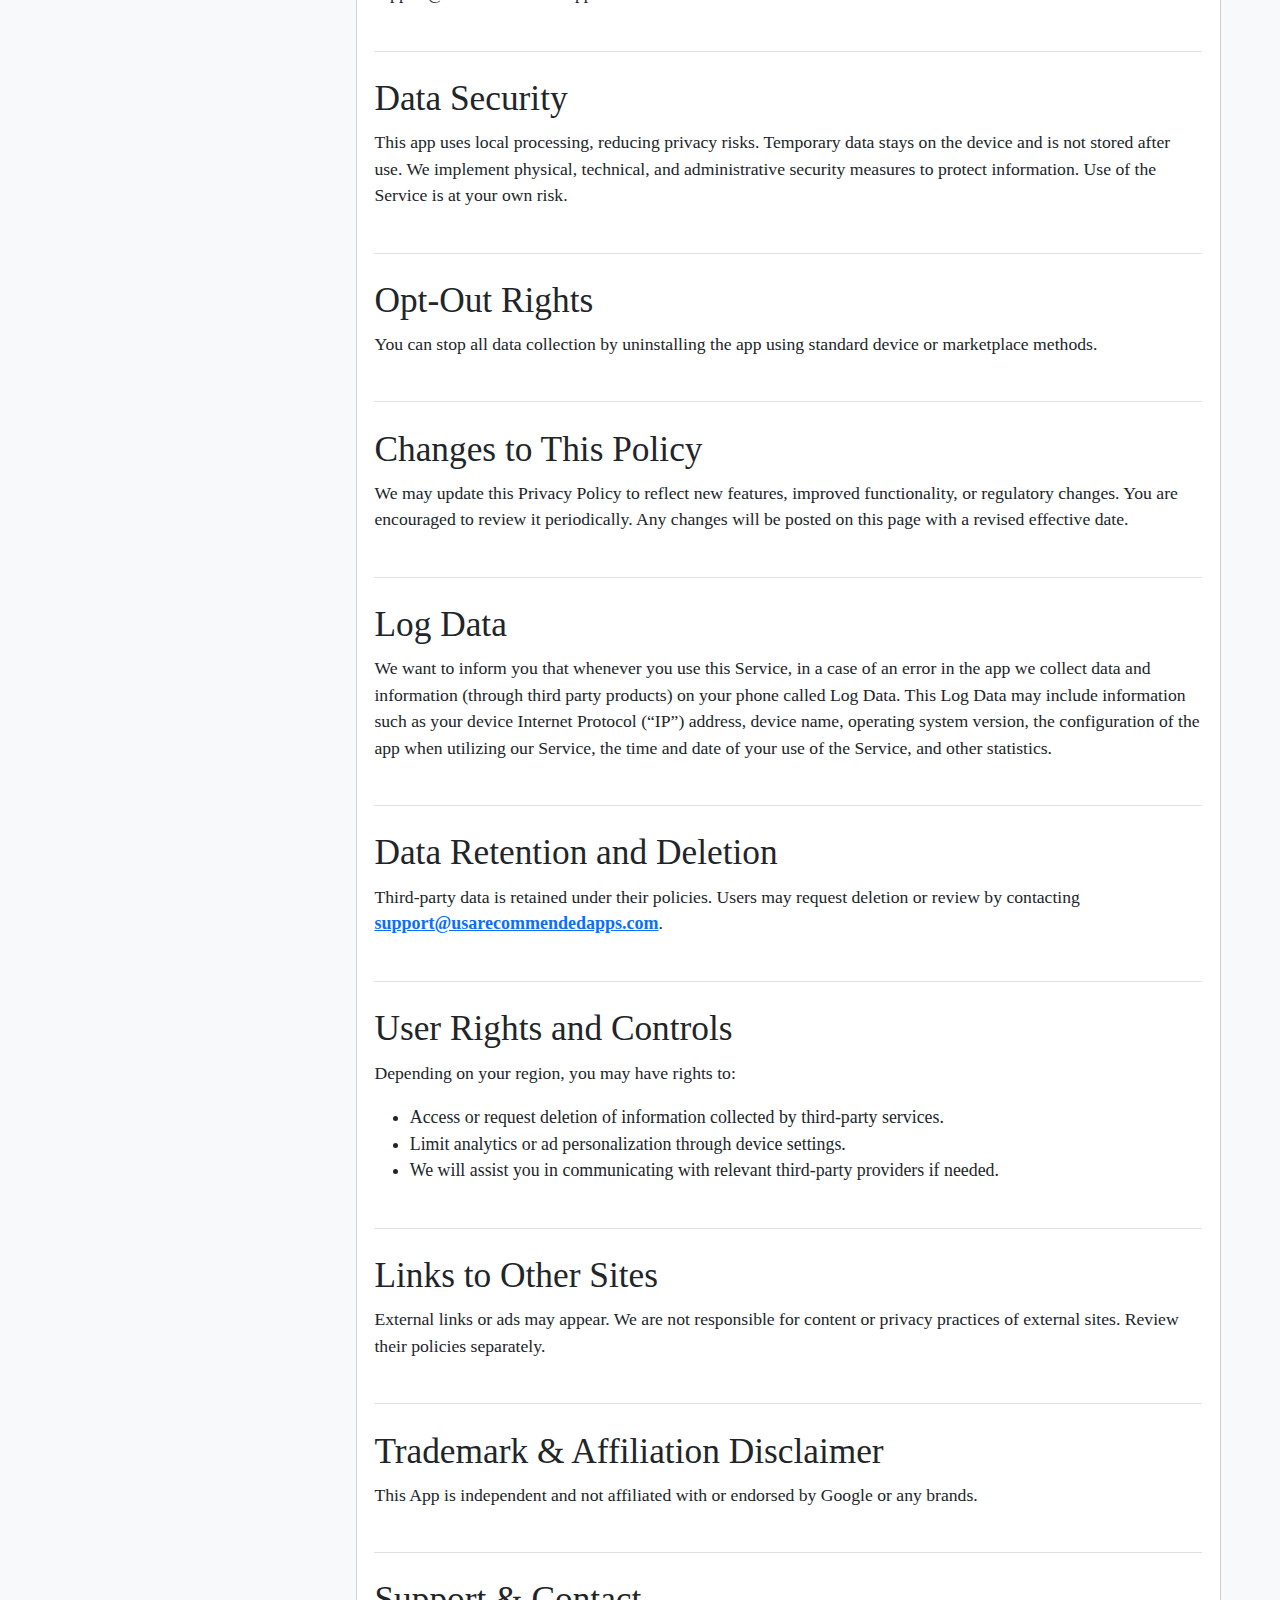
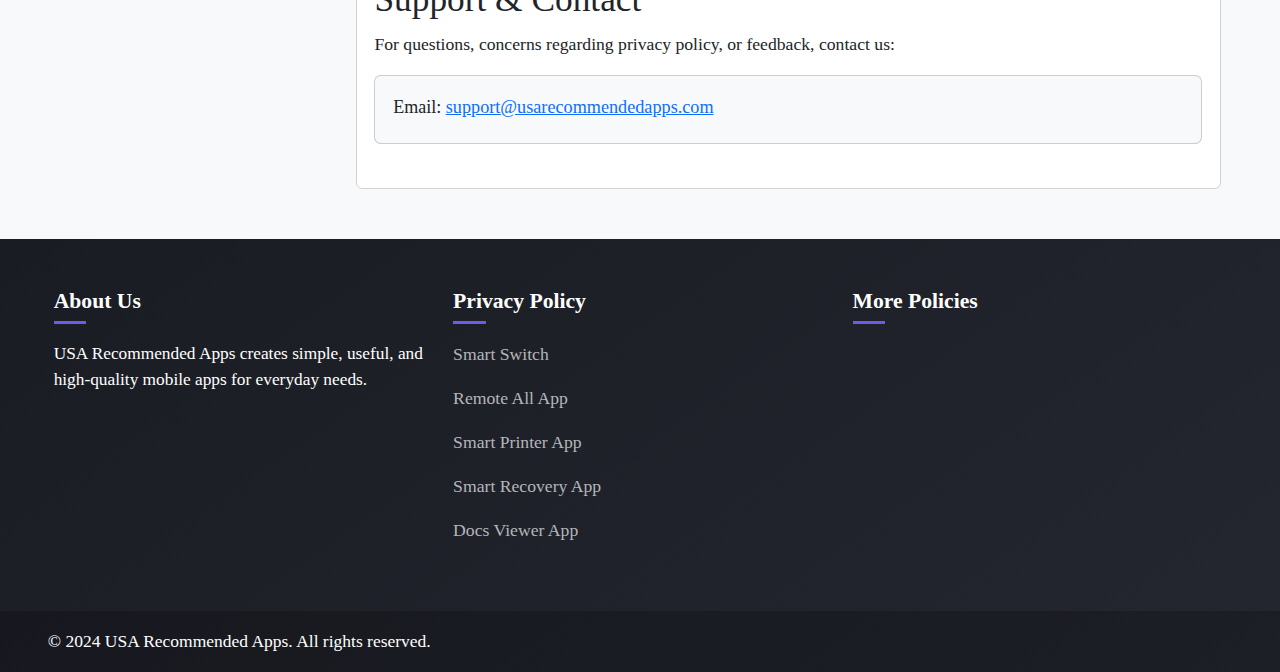
<file: privacy-policy/index.html>
<!DOCTYPE html>
<html lang="en">

<head>
    <meta charset="utf-8">
    <meta http-equiv="X-UA-Compatible" content="IE=edge">
    <meta name="viewport" content="width=device-width, initial-scale=1">
    <title>Privacy Policy - USA Recommended Apps</title>
    <meta name="robots" content="noindex, nofollow">
    <meta name="twitter:description" content="">
    <link rel="icon" type="image/png" sizes="32x32" href="/images/favicon.png">
    <link href="https://cdn.jsdelivr.net/npm/bootstrap@5.3.3/dist/css/bootstrap.min.css" rel="stylesheet" integrity="sha384-QWTKZyjpPEjISv5WaRU9OFeRpok6YctnYmDr5pNlyT2bRjXh0JMhjY6hW+ALEwIH" crossorigin="anonymous">
    <link rel="stylesheet" href="style.css">
</head>

<body>

   <!-- ✅ HEADER START -->
    <nav class="navbar navbar-expand-lg navbar-light">
        <div class="container">

            <!-- Left Text -->
            <a class="navbar-brand" href="/"> USA Recommended Apps </a>

            <!-- Mobile Button -->
            <button class="navbar-toggler" type="button" data-bs-toggle="collapse" 
                    data-bs-target="#navbarNav">
                <span class="navbar-toggler-icon"></span>
            </button>

            <!-- Right Links -->
            <div class="collapse navbar-collapse" id="navbarNav">
                <ul class="navbar-nav ms-auto">
                    <li class="nav-item"><a class="nav-link" href="/">Home</a></li>
                    <li class="nav-item"><a class="nav-link active" href="/privacy-policy/">Privacy Policy</a></li>
                    <li class="nav-item"><a class="nav-link" href="/offer-terms/">Offer Terms</a></li>
                </ul>
            </div>

        </div>
    </nav>
    <!-- ✅ HEADER END -->


   <div class="bg-light">
    <div class="container py-5">
        <div class="row">
            
            <!-- Table of Contents -->
            <div class="col-lg-3 mb-4">
                <div class="card sticky-top" style="top:2rem;">
                    <div class="card-body">
                        <h5 class="card-title mb-3">Contents</h5>
                        <nav class="nav flex-column">
                            <a class="toc-link py-2" href="#overview">Overview</a>
                            <a class="toc-link py-2" href="#not-collect">Information the App Does Not Collect</a>
                            <a class="toc-link py-2" href="#auto-data">Information the App Collect</a>
                            <a class="toc-link py-2" href="#third-party">Third-Party Services</a>                            
                            <a class="toc-link py-2" href="#permissions">Permissions</a>
                            <a class="toc-link py-2" href="#purchases">In-App Purchases</a>
                            <a class="toc-link py-2" href="#cookies">Cookies and Similar Technologies</a>
                            <a class="toc-link py-2" href="#children">Children’s Privacy</a>
                            <a class="toc-link py-2" href="#security">Data Security</a>
                            <a class="toc-link py-2" href="#opt-out-rights">Opt-Out Rights</a>
                            <a class="toc-link py-2" href="#changes">Changes to This Policy</a>
                            <a class="toc-link py-2" href="#logdata">Log Data</a>
                            <a class="toc-link py-2" href="#data-retention">Data Retention and Deletion</a>
                            <a class="toc-link py-2" href="#rights">User Rights</a>
                            <a class="toc-link py-2" href="#links">External Links</a>                                                    
                            <a class="toc-link py-2" href="#trademark">Trademark Disclaimer</a>
                            <a class="toc-link py-2" href="#contact">Contact</a>
                        </nav>
                    </div>
                </div>
            </div>

            <!-- Main Content -->
            <div class="col-lg-9">
                <div class="card">
                    <div class="card-body">
                        <h1 class="mb-4">Privacy Policy</h1>
                        <p class="text-muted">Last Updated: January 2026</p>

                        <!-- Overview -->
                        <div id="overview" class="policy-section py-4">
                            <h2>Overview</h2>

                            <p>This Privacy Policy explains how we collect, use, and protect information when you use our mobile application. We do not use or share your information with anyone except as described in this Privacy Policy. By installing or using the app, you agree to this Privacy Policy.</p>
                            <p>Privacy Policy is published by USA Recommended Apps and applies to the applications published under this developer account. Data handling depends on the features available within each individual app:</p>
                            <ul>
                                <li>Live Camera App</li>
                                <li>Document Scanner</li>
                                <li>HD Video Player</li>
                                <li>Resize Image</li>
                                <li>T-Shirt Design</li>
                                <li>Period Tracker</li>
                                <li>Screen Mirroring</li>
                            </ul>
                            <p>By accessing or registering the App, the user agrees to the privacy notice and consents to collecting, processing, transferring, and using your personal data.</p>
                        </div>

                        <!-- Not Collected -->
                        <div id="not-collect" class="policy-section py-4">
                            <h2>Information App does not Collect</h2>

                            <p>App is designed to operate with maximum data staying on the user's device. We do not directly collect, store, or transmit the following sensitive personal information:</p>

                            <ul>
                                <li>Personal identity information</li>
                                <li>Contact details</li>
                                <li>Location Information</li>
                                <li>Special Categories of personal data (race, ethnicity, religious beliefs, sexual orientation, political opinions, trade union membership, health, genetic, criminal convictions & biometric data)</li>
                            </ul>
                        </div>

                        <!-- Auto Collected -->
                        <div id="auto-data" class="policy-section py-4">
                            <h2>Information the App Collect</h2>

                            <p>To provide essential features, app may request access to certain device functionalities and collect below information. Depending on the tools used inside the app, App may access:</p>

                            <ul>
                                <li>Storage Access</li>
                                <li>Photos, Videos & Media</li>
                                <li>Notification Access</li>
                                <li>Device and usage information (app version, OS, IP, browser, device identifiers, session info)</li>
                                <li>Bluetooth</li>
                                <li>Nearby Devices</li>
                                <li>Device ID & Device Information</li>
                                <li>Phone State</li>
                                <li>Network State</li>
                                <li>Camera</li>
                                <li>WiFi network information</li>
                                <li>Crash Logs & Diagnostics</li>
                                <li>App usage behavior (Features & Session duration for App performance improvement)</li>
                                <li>Approximate location may be inferred indirectly for device discovery and connectivity features</li>
                            </ul>

                            <p>We do not access any permission or data beyond the specific feature that requires it.</p>
                        </div>

                        <!-- Third party -->
                        <div id="third-party" class="policy-section py-4">
                            <h2>Third-Party Services</h2>

                            <p>Our app uses trusted third-party SDKs to support core functionality, analytics, advertising, and stability. These services may collect non-personal, technical information automatically transmitted by your device, such as device type, app performance data, crash logs, ad-related identifiers, and general usage statistics.</p>

                            <p>Below are links to their privacy policies:</p>

                            <ul>
                                <li>
                                    <a href="https://policies.google.com/privacy" target="_blank">
                                        Google Play Services (Google Privacy & Terms)
                                    </a>
                                </li>
                                <li>
                                    <a href="https://support.google.com/admob/answer/6128543?hl=en" target="_blank">
                                        AdMob (Google Ads) - AdMob Policies
                                    </a>
                                </li>
                                <li>
                                    <a href="https://firebase.google.com/policies/analytics" target="_blank">
                                        Google Analytics
                                    </a>
                                </li>
                                <li>
                                    <a href="https://firebase.google.com/support/privacy/" target="_blank">
                                        Firebase Analytics / Crashlytics (Firebase Privacy & Security)
                                    </a>
                                </li>
                            </ul>
                            <h5>Advertisers</h5>                            
                            <table class="table table-bordered text-center">
                                <thead>
                                    <tr>
                                        <th>Name</th>
                                        <th>Purpose</th>
                                        <th>Privacy Policy Link</th>
                                    </tr>
                                </thead>
                                <tbody class="align-middle">
                                    <tr>
                                        <td>Admob</td>
                                        <td rowspan="13">
                                            The Advertisers are advertising Service Providers. Their targeted advertising SDKs collect information about your browsing activity across multiple websites and online services in order to provide you with relevant advertisements on the App and Services of third parties. The information collected using these advertising SDK does not disclose your identity, and helps us analyze the effectiveness of our advertising.
                                        </td>
                                        <td><a href="https://policies.google.com/privacy?hl=en" target="_blank"> https://policies.google.com/privacy?hl=en </a></td>
                                    </tr>
                                    <tr><td>AdColony</td><td><a href="https://www.adcolony.com/privacy-policy/" target="_blank">https://www.adcolony.com/privacy-policy/</a></td></tr>
                                    <tr><td>AppLovin</td><td><a href="https://www.applovin.com/privacy/" target="_blank" >https://www.applovin.com/privacy/</a></td></tr>
                                    <tr><td>Chocolate Platform</td><td><a href="https://chocolateplatform.com/privacy-policy/" target="_blank">https://chocolateplatform.com/privacy-policy/</a></td></tr>
                                    <tr><td>Facebook Audience Network</td><td><a href="https://www.facebook.com/about/privacy/" target="_blank">https://www.facebook.com/about/privacy/</a></td></tr>
                                    <tr><td>Index Exchange</td><td><a href="https://www.indexexchange.com/privacy/" target="_blank" >https://www.indexexchange.com/privacy/</a></td></tr>
                                    <tr><td>Media.net</td><td><a href="https://www.media.net/privacy-policy/" target="_blank">https://www.media.net/privacy-policy/</a></td></tr>
                                    <tr><td>OpenX</td><td><a href="https://www.openx.com/legal/privacy-policy/" target="_blank">https://www.openx.com/legal/privacy-policy/</a></td></tr>
                                    <tr><td>PubMatic</td><td><a href="https://pubmatic.com/legal/privacy/" target="_blank">https://pubmatic.com/legal/privacy/</a></td></tr>
                                    <tr><td>Rubicon</td><td><a href="https://www.rubicon.com/privacy-policy/" target="_blank">https://www.rubicon.com/privacy-policy/</a></td></tr>
                                    <tr><td>Sharethrough</td><td><a href="https://www.sharethrough.com/privacy-center" target="_blank">https://www.sharethrough.com/privacy-center</a></td></tr>
                                    <tr><td>Yieldmo</td><td><a href="https://yieldmo.com/privacy-policy/" target="_blank">https://yieldmo.com/privacy-policy/</a></td></tr>
                                </tbody>
                            </table>
                            <p>And as may be updated from time to time (collectively “Advertisers”).</p>
                            <p>Service Providers may disclose data only as required by law, to protect rights or safety, or to trusted providers bound by privacy rules.</p>
                            The Service Provider may disclose User Provided and Automatically Collected Information:<br>

                            <ul>
                                <li>As required by law, such as to comply with a subpoena, or similar legal process.</li>
                                <li>When they believe in good faith that disclosure is necessary to protect their rights, protect your safety or the safety of others, investigate fraud, or respond to a government request.</li>
                                <li>With their trusted services providers who work on their behalf, do not have an independent use of the information we disclose to them, and have agreed to adhere to the rules set forth in this privacy statement.</li>
                            </ul>
                        </div>
                        
                        <!-- Permissions -->
                        <div id="permissions" class="policy-section py-4">
                            <h2>Permissions</h2>
                            <p>It is also necessary to understand that in case of in-complete permissions access granted to application, then app core functionality might be effect. Permissions are requested only when a specific feature is used in the app</p>
                            <table class="table-bordered" >
                                <thead>
                                        <th style="padding: 5px;">Permission</th>
                                </thead>
                                <tbody>
                                    <tr>
                                        <td style="padding: 5px;">Wi-Fi / Network Access</td>
                                    </tr>
                                    <tr>
                                        <td style="padding: 5px;">Device Functions (Camera)</td>
                                    </tr>
                                    <tr>
                                        <td style="padding: 5px;">Webpage Access</td>
                                    </tr>
                                    <tr>
                                        <td style="padding: 5px;">Notification Access (permission)</td>
                                    </tr>
                                    <tr>
                                        <td style="padding: 5px;">Foreground Service</td>
                                    </tr>
                                    <tr>
                                        <td style="padding: 5px;">Read Media / Storage Access (Photos, Videos, audios)</td>
                                    </tr>
                                    <tr>
                                        <td style="padding: 5px;">Write Media / Storage Access (Photos, Videos, audios)</td>
                                    </tr>
                                    <tr>
                                        <td style="padding: 5px;">Internet Access</td>
                                    </tr>
                                    <tr>
                                        <td style="padding: 5px;">Ignore Battery Optimization</td>
                                    </tr>
                                    <tr>
                                        <td style="padding: 5px;">Microphone (only if explicitly required for recording features)</td>
                                    </tr>
                                    <tr>
                                        <td style="padding: 5px;">Usage Access</td>
                                    </tr>
                                    <tr>
                                        <td style="padding: 5px;">Bluetooth</td>
                                    </tr>
                                    <tr>
                                        <td style="padding: 5px;">Nearby Devices</td>
                                    </tr>
                                </tbody>
                            </table>
                        </div>
                        
                        <!-- Purchases -->
                        <div id="purchases" class="policy-section py-4">
                            <h2>In-App Purchases</h2>
                            <p>The app also offers in-app purchases. These renew automatically unless canceled. You can manage subscriptions through your Google Play Store account. Purchases are securely processed through Google Play Billing. We do not access or store:</p>
                            <ul>
                                <li>Credit card numbers</li>
                                <li>Banking details</li>
                                <li>Financial Information</li>
                            </ul>
                            <p>We only receive non-sensitive purchase information (such as product ID and purchase confirmation).</p>
                        </div>

                        <!-- Cookies and Similar Technologies -->
                        <div id="cookies" class="policy-section py-4">
                            <h2>Cookies and Similar Technologies</h2>
                            <p>Cookies are files with a small amount of data that are commonly used as anonymous unique identifiers. These are sent to your browser from the websites that you visit and are stored on your device's internal memory.
                            This app does not use browser cookies. However, the app may use third party code and libraries that use cookies to collect information and improve their services. You have the option to either accept or refuse these cookies and know when a cookie is being sent to your device. If you choose to refuse our cookies, you may not be able to use some portions of this application.Third-party SDKs may use anonymous identifiers to measure performance and serve non-personalized ads.You can disable personalized ads or analytics from your device settings anytime.
                            </p>
                        </div>
                        
                        <!-- Children -->
                        <div id="children" class="policy-section py-4">
                            <h2>Children’s Privacy</h2>

                            <p>Our Service is not intended for children under age 13. We do not knowingly collect information from children. If a parent or guardian believes a child has provided personal information, they may contact us for removal by contacting support@usarecommendedapps.com.</p>
                        </div>

                        <!-- Security -->
                        <div id="security" class="policy-section py-4">
                            <h2>Data Security</h2>

                            <p>This app uses local processing, reducing privacy risks. Temporary data stays on the device and is not stored after use. We implement physical, technical, and administrative security measures to protect information. Use of the Service is at your own risk.</p>
                        </div>

                        <!-- Opt-Out Rights -->
                        <div id="opt-out-rights" class="policy-section py-4">
                            <h2>Opt-Out Rights</h2>
                            <p>You can stop all data collection by uninstalling the app using standard device or marketplace methods.</p>
                        </div>

                        <!-- Changes -->
                        <div id="changes" class="policy-section py-4">
                            <h2>Changes to This Policy</h2>

                            <p>We may update this Privacy Policy to reflect new features, improved functionality, or regulatory changes. You are encouraged to review it periodically.  
                            Any changes will be posted on this page with a revised effective date.</p>
                        </div>

                        <!-- Log data -->
                        <div id="logdata" class="policy-section py-4">
                            <h2>Log Data</h2>

                            <p>We want to inform you that whenever you use this Service, in a case of an error in the app we collect data and information (through third party products) on your phone called Log Data. This Log Data may include information such as your device Internet Protocol (“IP”) address, device name, operating system version, the configuration of the app when utilizing our Service, the time and date of your use of the Service, and other statistics.</p>
                        </div>
                        
                        <!-- Data Retention and Deletion -->
                        <div id="data-retention" class="policy-section py-4">
                            <h2>Data Retention and Deletion</h2>
                            <p>Third-party data is retained under their policies. Users may request deletion or review by contacting <strong><a href="mailto:support@usarecommendedapps.com">support@usarecommendedapps.com</a></strong>.</p>
                        </div>

                        <!-- Rights -->
                        <div id="rights" class="policy-section py-4">
                            <h2>User Rights and Controls</h2>

                            <p>Depending on your region, you may have rights to:</p>

                            <ul>
                                <li>Access or request deletion of information collected by third-party services.</li>
                                <li>Limit analytics or ad personalization through device settings.</li>
                                <li>We will assist you in communicating with relevant third-party providers if needed.</li>
                            </ul>
                        </div>
                        
                        <!-- Links -->
                        <div id="links" class="policy-section py-4">
                            <h2>Links to Other Sites</h2>

                            <p>External links or ads may appear. We are not responsible for content or privacy practices of external sites. Review their policies separately.</p>
                        </div>

                        <!-- Trademark -->
                        <div id="trademark" class="policy-section py-4">
                            <h2>Trademark & Affiliation Disclaimer</h2>

                            <p>This App is independent and not affiliated with or endorsed by Google or any brands.</p>
                        </div>

                        <!-- Contact -->
                        <div id="contact" class="policy-section py-4">
                            <h2>Support & Contact</h2>

                            <p>For questions, concerns regarding privacy policy, or feedback, contact us:</p>
                                  <div class="card bg-light mt-3">
                                    <div class="card-body">
                                        <p class="mb-1">Email: <a href="mailto:support@usarecommendedapps.com">support@usarecommendedapps.com</a></p>
                                    </div>
                                  </div>
                        </div>
                    </div>
                </div>

            </div>
        </div>
    </div>
<footer class="footer pt-5">
    <div class="container">
        <div class="row g-4">
            
            <!-- Company Info -->
            <div class="col-lg-4 col-md-6">
                <h3 class="footer-title">About Us</h3>
                <p class="mb-4">
                    USA Recommended Apps creates simple, useful, and high-quality mobile apps for everyday needs.
                </p>
            </div>

            <!-- Privacy Policies Column 1 -->
            <div class="col-lg-4 col-md-6">
                <h3 class="footer-title">Privacy Policy</h3>
                <ul class="footer-links">
                    <li><a href="/data-transfer/" target="_blank">Smart Switch</a></li>
                    <li><a href="/remote-all/" target="_blank">Remote All App</a></li>
                    <li><a href="/smart-printer/" target="_blank">Smart Printer App</a></li>
                    <li><a href="/smart-recovery/" target="_blank">Smart Recovery App</a></li>
                    <li><a href="/docs-reader/" target="_blank">Docs Viewer App</a></li>
                </ul>
            </div>

            <!-- Privacy Policies Column 2 -->
            <div class="col-lg-4 col-md-6">
                <h3 class="footer-title">More Policies</h3>
                <ul class="footer-links">
                    <!-- <li><a href="#">PDF Scanner – Privacy Policy</a></li>
                    <li><a href="#">Resume Builder – Privacy Policy</a></li>
                    <li><a href="#">TV Remote – Privacy Policy</a></li>
                    <li><a href="#">USB Screen Share – Privacy Policy</a></li>
                    <li><a href="#">Other Apps – Privacy Policy</a></li> -->
                </ul>
            </div>

        </div>
    </div>

    <!-- Footer Bottom -->
        <div class="footer-bottom mt-5">
            <div class="container">
                <div class="row py-3">
                    <div class="col-md-6 text-center text-md-start">
                        <p class="mb-0">&copy; 2024 USA Recommended Apps. All rights reserved.</p>
                    </div>
                </div>
            </div>
        </div>
    </footer>
    <script src="https://cdn.jsdelivr.net/npm/bootstrap@5.3.0/dist/js/bootstrap.bundle.min.js"></script>
    <script defer src="https://static.cloudflareinsights.com/beacon.min.js/vcd15cbe7772f49c399c6a5babf22c1241717689176015" integrity="sha512-ZpsOmlRQV6y907TI0dKBHq9Md29nnaEIPlkf84rnaERnq6zvWvPUqr2ft8M1aS28oN72PdrCzSjY4U6VaAw1EQ==" data-cf-beacon='{"version":"2024.11.0","token":"45f164fe2d594529bc196d1f107db722","r":1,"server_timing":{"name":{"cfCacheStatus":true,"cfEdge":true,"cfExtPri":true,"cfL4":true,"cfOrigin":true,"cfSpeedBrain":true},"location_startswith":null}}' crossorigin="anonymous">
    </script>
</body>

</html>
</file>
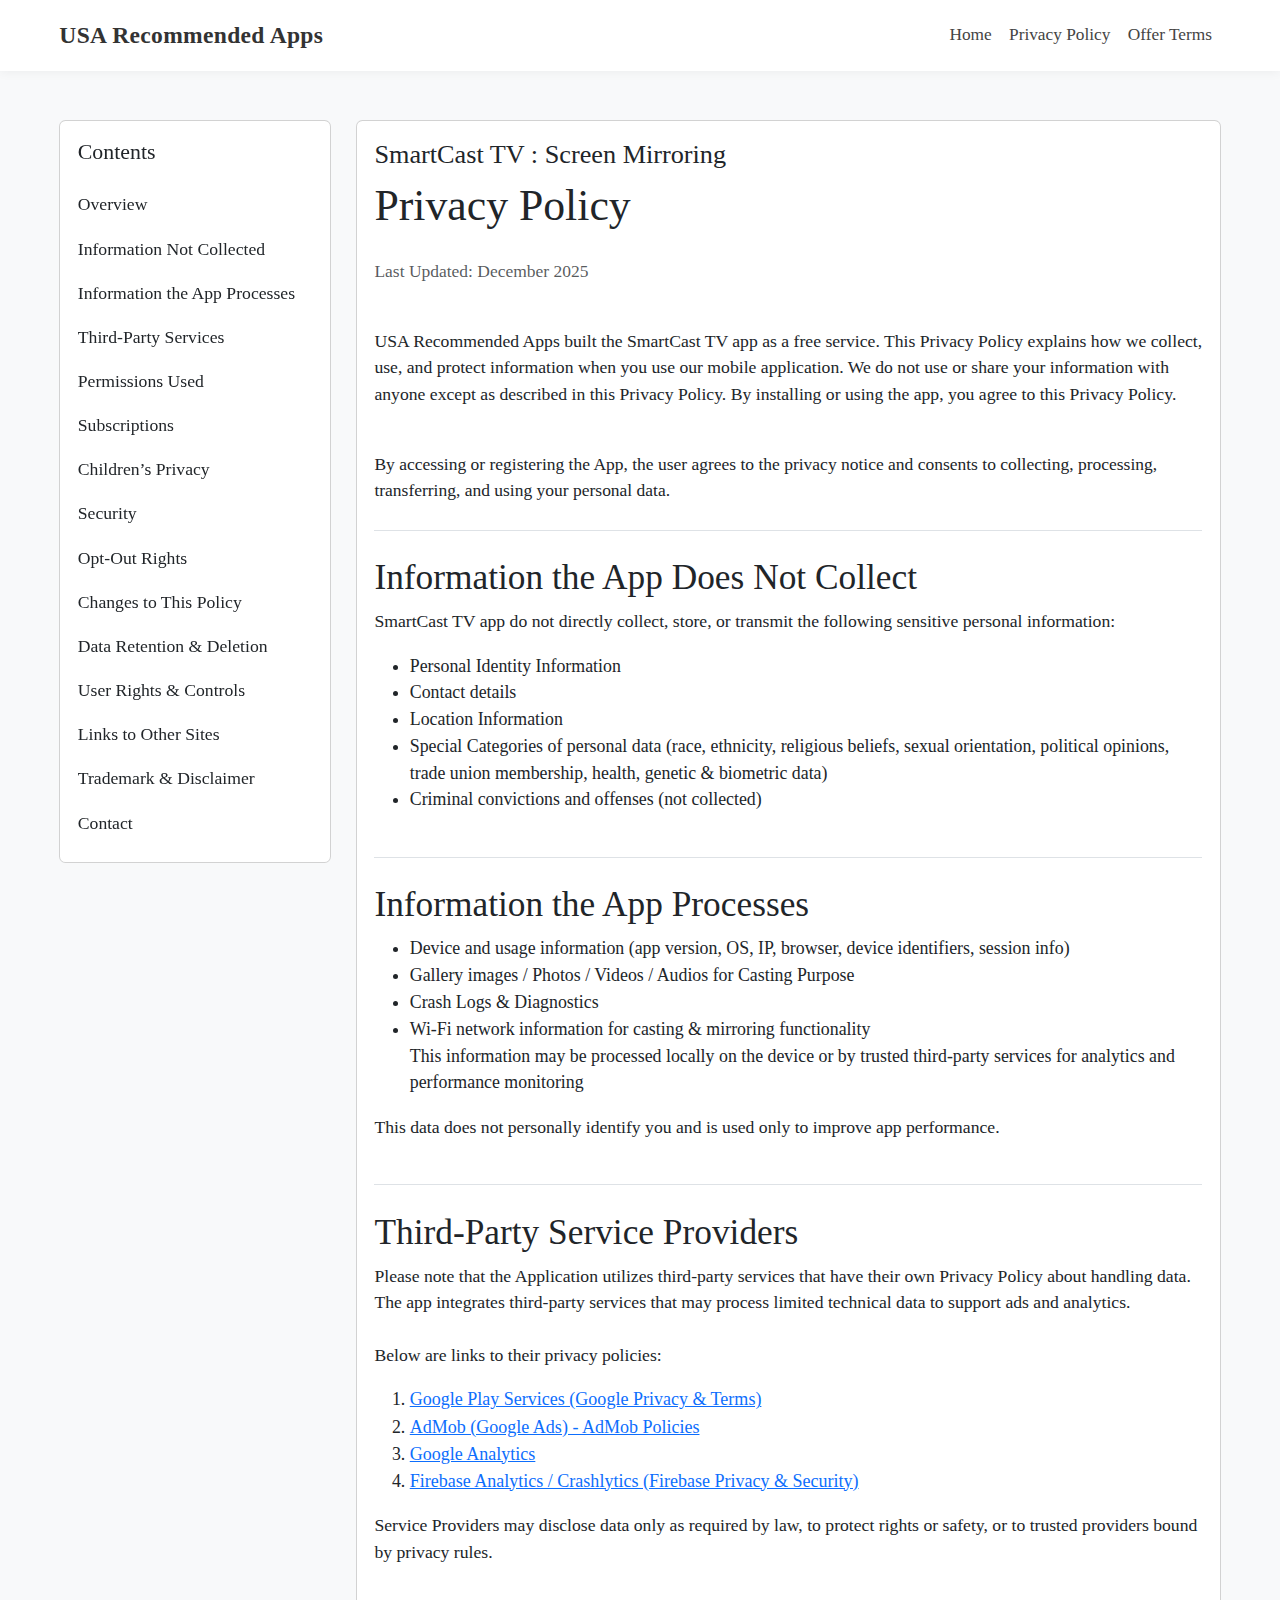
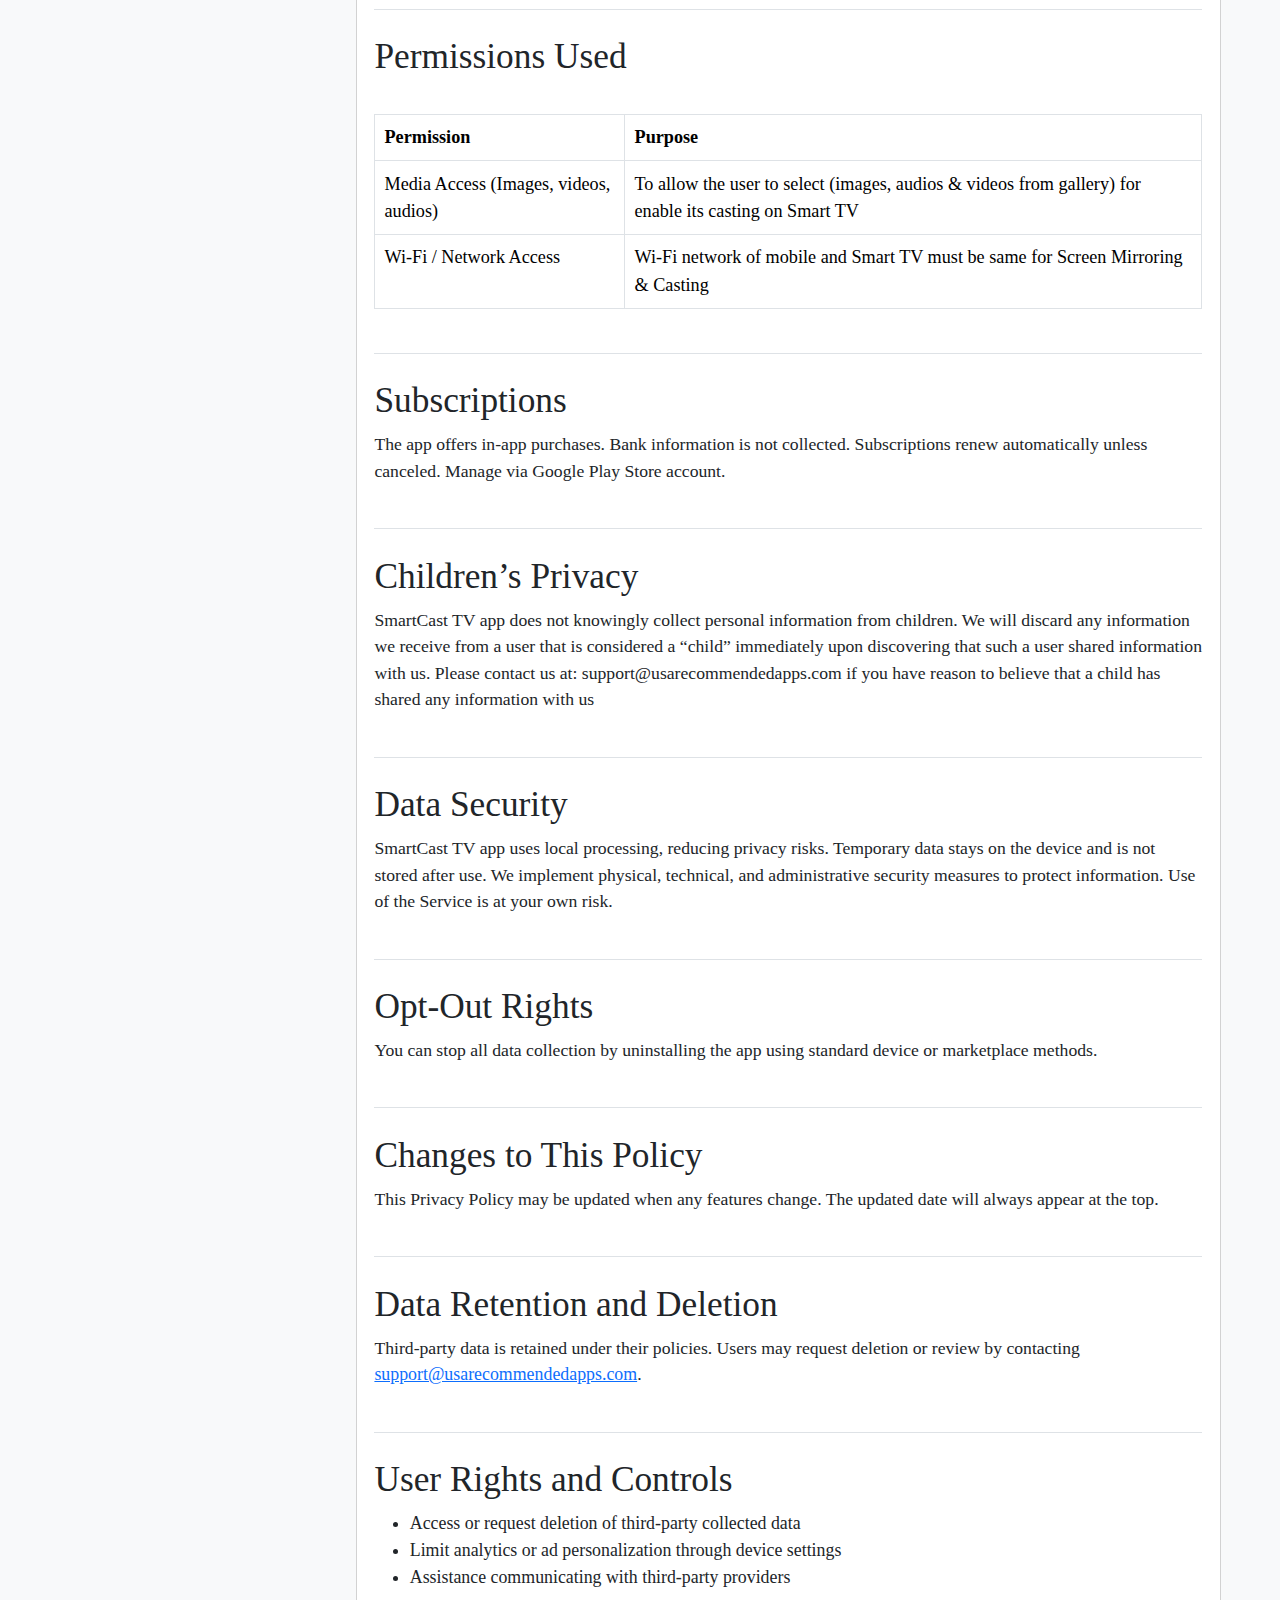
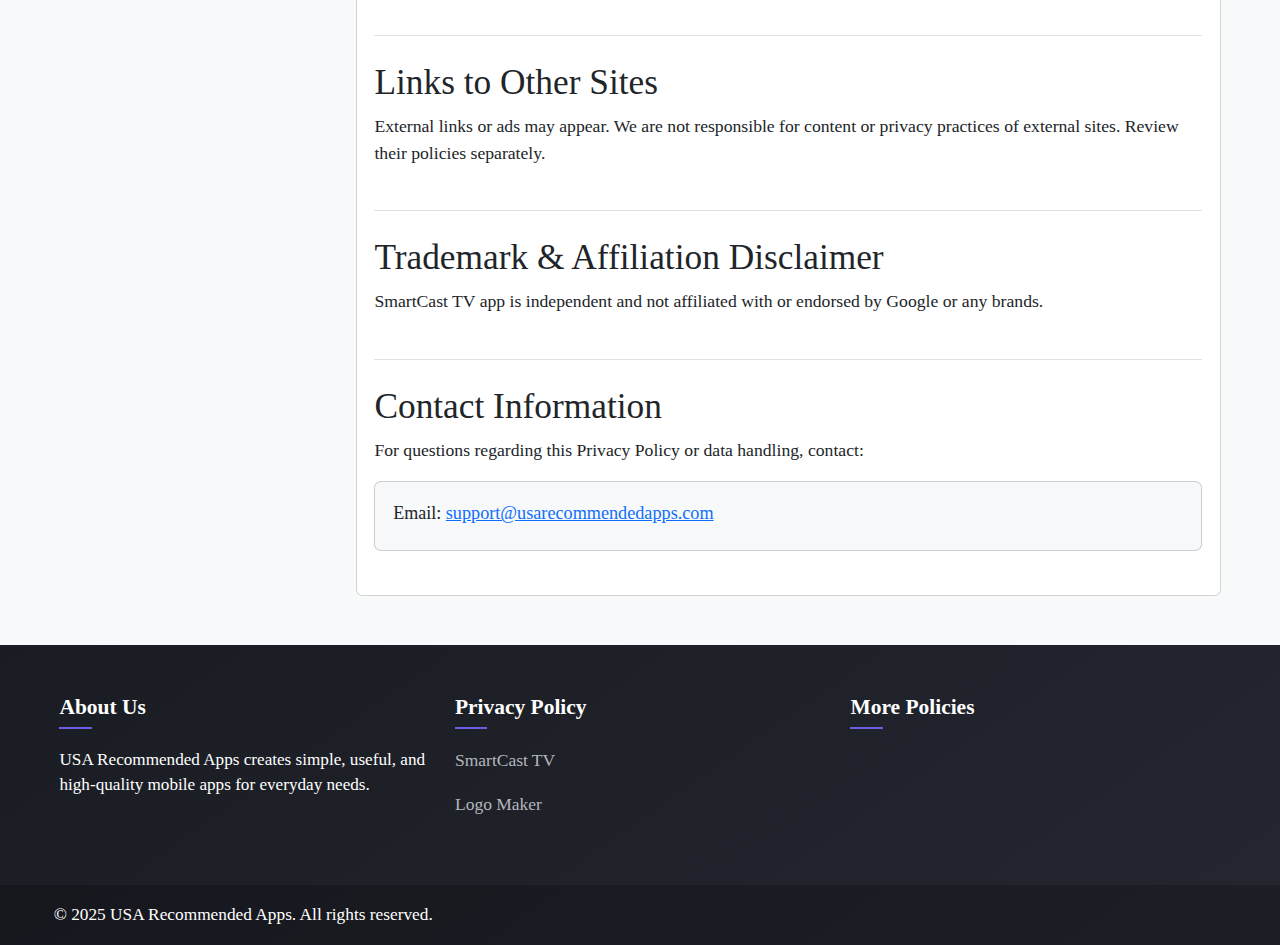
<file: smart-cast/index.html>
<!DOCTYPE html>
<html lang="en">

<head>
    <meta charset="utf-8">
    <meta http-equiv="X-UA-Compatible" content="IE=edge">
    <meta name="viewport" content="width=device-width, initial-scale=1">
    <title>Smart Cast TV - Privacy Policy</title>
    <meta name="robots" content="noindex, nofollow">
    <meta name="twitter:description" content="">
    <link rel="icon" type="image/png" sizes="32x32" href="/images/favicon.png">
    <link href="https://cdn.jsdelivr.net/npm/bootstrap@5.3.3/dist/css/bootstrap.min.css" rel="stylesheet" integrity="sha384-QWTKZyjpPEjISv5WaRU9OFeRpok6YctnYmDr5pNlyT2bRjXh0JMhjY6hW+ALEwIH" crossorigin="anonymous">
    <link rel="stylesheet" href="style.css">
</head>

<body>
    <!-- ✅ HEADER START -->
    <nav class="navbar navbar-expand-lg navbar-light">
        <div class="container">

            <!-- Left Text -->
            <a class="navbar-brand" href="/"> USA Recommended Apps </a>

            <!-- Mobile Button -->
            <button class="navbar-toggler" type="button" data-bs-toggle="collapse" 
                    data-bs-target="#navbarNav">
                <span class="navbar-toggler-icon"></span>
            </button>

            <!-- Right Links -->
            <div class="collapse navbar-collapse" id="navbarNav">
                <ul class="navbar-nav ms-auto">
                    <li class="nav-item"><a class="nav-link" href="/">Home</a></li>
                    <li class="nav-item"><a class="nav-link" href="/privacy-policy/">Privacy Policy</a></li>
                    <li class="nav-item"><a class="nav-link" href="/offer-terms/">Offer Terms</a></li>
                </ul>
            </div>

        </div>
    </nav>
    <!-- ✅ HEADER END -->

<div class="bg-light">
    <div class="container py-5">
        <div class="row">
            <!-- Table of Contents -->
            <div class="col-lg-3 mb-4">
                <div class="card sticky-top" style="top: 2rem;">
                    <div class="card-body">
                        <h5 class="card-title mb-3">Contents</h5>
                        <nav class="nav flex-column">
                            <a class="toc-link py-2" href="#overview">Overview</a>
                            <a class="toc-link py-2" href="#information">Information Not Collected</a>
                            <a class="toc-link py-2" href="#collected-information">Information the App Processes </a>
                            <a class="toc-link py-2" href="#third-party">Third-Party Services</a>
                            <a class="toc-link py-2" href="#permissions">Permissions Used</a>
                            <a class="toc-link py-2" href="#subscriptions">Subscriptions</a>
                            <a class="toc-link py-2" href="#children-privacy">Children’s Privacy</a>
                            <a class="toc-link py-2" href="#data-security">Security</a>
							<a class="toc-link py-2" href="#opt-out">Opt-Out Rights</a>
							<a class="toc-link py-2" href="#policy-updates">Changes to This Policy</a>
							<a class="toc-link py-2" href="#data-retention">Data Retention & Deletion</a>
                            <a class="toc-link py-2" href="#user-rights">User Rights & Controls</a>
                            <a class="toc-link py-2" href="#links">Links to Other Sites</a>
                            <a class="toc-link py-2" href="#trademark">Trademark & Disclaimer</a>
                            <a class="toc-link py-2" href="#contact">Contact</a>
                        </nav>
                    </div>
                </div>
            </div>

            <!-- Main Content -->
            <div class="col-lg-9">
                <div class="card">
                    <div class="card-body">
                        <h4>SmartCast TV : Screen Mirroring</h4>
                        <h1 class="mb-4">Privacy Policy</h1>
                        <p class="text-muted" style="padding:none ;">Last Updated: December 2025</p>

                        <div id="overview" class="policy-section py-4">
                            <!-- <h2>Overview</h2> -->
                            <p>USA Recommended Apps built the SmartCast TV app as a free service. This Privacy Policy explains how we collect, use, and protect information when you use our mobile application. We do not use or share your information with anyone except as described in this Privacy Policy. By installing or using the app, you agree to this Privacy Policy.</p><br>
                            By accessing or registering the App, the user agrees to the privacy notice and consents to collecting, processing, transferring, and using your personal data.	

                        </div>
                        
                        <div id="information" class="policy-section py-4">
                            <h2>Information the App Does Not Collect</h2>
                            <p>SmartCast TV app do not directly collect, store, or transmit the following sensitive personal information:</p>
							<ul>
								<li>Personal Identity Information</li>
								<li>Contact details</li>
								<li>Location Information</li>
								<li>Special Categories of personal data (race, ethnicity, religious beliefs, sexual orientation, political opinions, trade union membership, health, genetic & biometric data) </li>
								<li>Criminal convictions and offenses (not collected)</li>
							</ul>
                        </div>

                        <div id="collected-information" class="policy-section py-4">
                            <h2>Information the App Processes</h2>
                            <ul>
                                <li>Device and usage information (app version, OS, IP, browser, device identifiers, session info)</li>
                                <li>Gallery images / Photos / Videos / Audios for Casting Purpose</li>
                                <li>Crash Logs & Diagnostics</li>
                                <li>Wi-Fi network information for casting & mirroring functionality</li>
                                <p>This information may be processed locally on the device or by trusted third-party services for analytics and performance monitoring</p>
                            </ul>
							<p>This data does not personally identify you and is used only to improve app performance.</p>
                        </div>

                        <div id="third-party" class="policy-section py-4">
                            <h2>Third-Party Service Providers</h2>
                            <p>Please note that the Application utilizes third-party services that have their own Privacy Policy about handling data.<br>
                            The app integrates third-party services that may process limited technical data to support ads and analytics.<br><br>
                            Below are links to their privacy policies:
                            </p>
                            <ol>
                                <li><a href="https://policies.google.com/privacy" target="_blank">Google Play Services (Google Privacy & Terms)</a></li>
                                <li><a href="https://support.google.com/admob/answer/6128543?hl=en" target="_blank">AdMob (Google Ads) - AdMob Policies</a></li>
                                <li><a href="https://firebase.google.com/policies/analytics" target="_blank">Google Analytics</a></li>
                                <li><a href="https://firebase.google.com/support/privacy/" target="_blank">Firebase Analytics / Crashlytics (Firebase Privacy & Security)</a></li>
                            </ol>
                            <p>Service Providers may disclose data only as required by law, to protect rights or safety, or to trusted providers bound by privacy rules.</p>
                        </div>

                        <div id="permissions" class="policy-section py-4">
                                <h2>Permissions Used</h2>
                                <table class="table table-bordered">
                                    <br>
                                    <thead>
                                        <tr>
                                            <th>Permission</th>
                                            <th>Purpose</th>
                                        </tr>
                                    </thead>
                                    <tbody>
                                        <tr>
                                            <td>Media Access (Images, videos, audios)</td>
                                            <td>To allow the user to select (images, audios & videos from gallery) for enable its casting on Smart TV</td>
                                        </tr>
                                        <tr>
                                            <td>Wi-Fi / Network Access</td>
                                            <td>Wi-Fi network of mobile and Smart TV must be same for Screen Mirroring & Casting</td>
                                        </tr>
                                    </tbody>
                                </table>
                            </div>
                        
                        <div id="subscriptions" class="policy-section py-4">
                                <h2>Subscriptions</h2>
                                <p>The app offers in-app purchases. Bank information is not collected. Subscriptions renew automatically unless canceled. Manage via Google Play Store account.</p>
                        </div>

                        <div id="children-privacy" class="policy-section py-4">
                            <h2>Children’s Privacy</h2>
                            <p>SmartCast TV app does not knowingly collect personal information from children. We will discard any information we receive from a user that is considered a “child” immediately upon discovering that such a user shared information with us. Please contact us at: support@usarecommendedapps.com if you have reason to believe that a child has shared any information with us</p>
                        </div>

						<div id="data-security" class="policy-section py-4">
                            <h2>Data Security</h2>
                            <p>SmartCast TV app uses local processing, reducing privacy risks. Temporary data stays on the device and is not stored after use. We implement physical, technical, and administrative security measures to protect information. Use of the Service is at your own risk.</p>
                        </div>

						<div id="opt-out" class="policy-section py-4">
                            <h2>Opt-Out Rights</h2>
                            <p>You can stop all data collection by uninstalling the app using standard device or marketplace methods.</p>
                        </div>

						<div id="policy-updates" class="policy-section py-4">
                            <h2>Changes to This Policy</h2>
                            <p>This Privacy Policy may be updated when any features change. The updated date will always appear at the top.</p>
                        </div>

                        <div id="data-retention" class="policy-section py-4">
                                <h2>Data Retention and Deletion</h2>
                                <p>Third-party data is retained under their policies. Users may request deletion or review by contacting <a href="mailto:support@usarecommendedapps.com">support@usarecommendedapps.com</a>.</p>
                            </div>

                            <div id="user-rights" class="policy-section py-4">
                                <h2>User Rights and Controls</h2>
                                <ul>
                                    <li>Access or request deletion of third-party collected data</li>
                                    <li>Limit analytics or ad personalization through device settings</li>
                                    <li>Assistance communicating with third-party providers</li>
                                </ul>
                            </div>

                            <div id="links" class="policy-section py-4">
                                <h2>Links to Other Sites</h2>
                                <p>External links or ads may appear. We are not responsible for content or privacy practices of external sites. Review their policies separately.</p>
                            </div>

                            <div id="trademark" class="policy-section py-4">
                                <h2>Trademark & Affiliation Disclaimer</h2>
                                <p>SmartCast TV app is independent and not affiliated with or endorsed by Google or any brands.</p>
                            </div>

                            <div id="contact" class="policy-section py-4">
                                <h2>Contact Information</h2>
                                <p>For questions regarding this Privacy Policy or data handling, contact:</p>
                                <div class="card bg-light mt-3">
                                    <div class="card-body">
                                        <p class="mb-1">Email: <a href="mailto:support@usarecommendedapps.com">support@usarecommendedapps.com</a></p>
                                    </div>
                                </div>
                            </div>

                    </div>
                </div>
            </div>
        </div>
    </div>
</div>
<footer class="footer pt-5">
    <div class="container">
        <div class="row g-4">
            
            <!-- Company Info -->
            <div class="col-lg-4 col-md-6">
                <h3 class="footer-title">About Us</h3>
                <p class="mb-4">
                    USA Recommended Apps creates simple, useful, and high-quality mobile apps for everyday needs.
                </p>
            </div>

            <!-- Privacy Policies Column 1 -->
            <div class="col-lg-4 col-md-6">
                <h3 class="footer-title">Privacy Policy</h3>
                <ul class="footer-links">
                    <li><a href="/smart-cast/" target="_blank">SmartCast TV</a></li>
                    <li><a href="/logo-maker/" target="_blank">Logo Maker</a></li>
                    <!-- <li><a href="/smart-printer/" target="_blank">Smart Printer App</a></li> -->
                    <!-- <li><a href="/smart-recovery/" target="_blank">Smart Recovery App</a></li> -->
                    <!-- <li><a href="/docs-reader/" target="_blank">Docs Viewer App</a></li> -->
                </ul>
            </div>

            <!-- Privacy Policies Column 2 -->
            <div class="col-lg-4 col-md-6">
                <h3 class="footer-title">More Policies</h3>
                <ul class="footer-links">
                    <!-- <li><a href="#">PDF Scanner – Privacy Policy</a></li>
                    <li><a href="#">Resume Builder – Privacy Policy</a></li>
                    <li><a href="#">TV Remote – Privacy Policy</a></li>
                    <li><a href="#">USB Screen Share – Privacy Policy</a></li>
                    <li><a href="#">Other Apps – Privacy Policy</a></li> -->
                </ul>
            </div>

        </div>
    </div>

    <!-- Footer Bottom -->
        <div class="footer-bottom mt-5">
            <div class="container">
                <div class="row py-3">
                    <div class="col-md-6 text-center text-md-start">
                        <p class="mb-0">&copy; 2025 USA Recommended Apps. All rights reserved.</p>
                    </div>
                </div>
            </div>
        </div>
    </footer>
    <script src="https://cdn.jsdelivr.net/npm/bootstrap@5.3.0/dist/js/bootstrap.bundle.min.js"></script>
    <script defer src="https://static.cloudflareinsights.com/beacon.min.js/vcd15cbe7772f49c399c6a5babf22c1241717689176015" integrity="sha512-ZpsOmlRQV6y907TI0dKBHq9Md29nnaEIPlkf84rnaERnq6zvWvPUqr2ft8M1aS28oN72PdrCzSjY4U6VaAw1EQ==" data-cf-beacon='{"version":"2024.11.0","token":"45f164fe2d594529bc196d1f107db722","r":1,"server_timing":{"name":{"cfCacheStatus":true,"cfEdge":true,"cfExtPri":true,"cfL4":true,"cfOrigin":true,"cfSpeedBrain":true},"location_startswith":null}}' crossorigin="anonymous">
    </script>
</body>

</html>
</file>
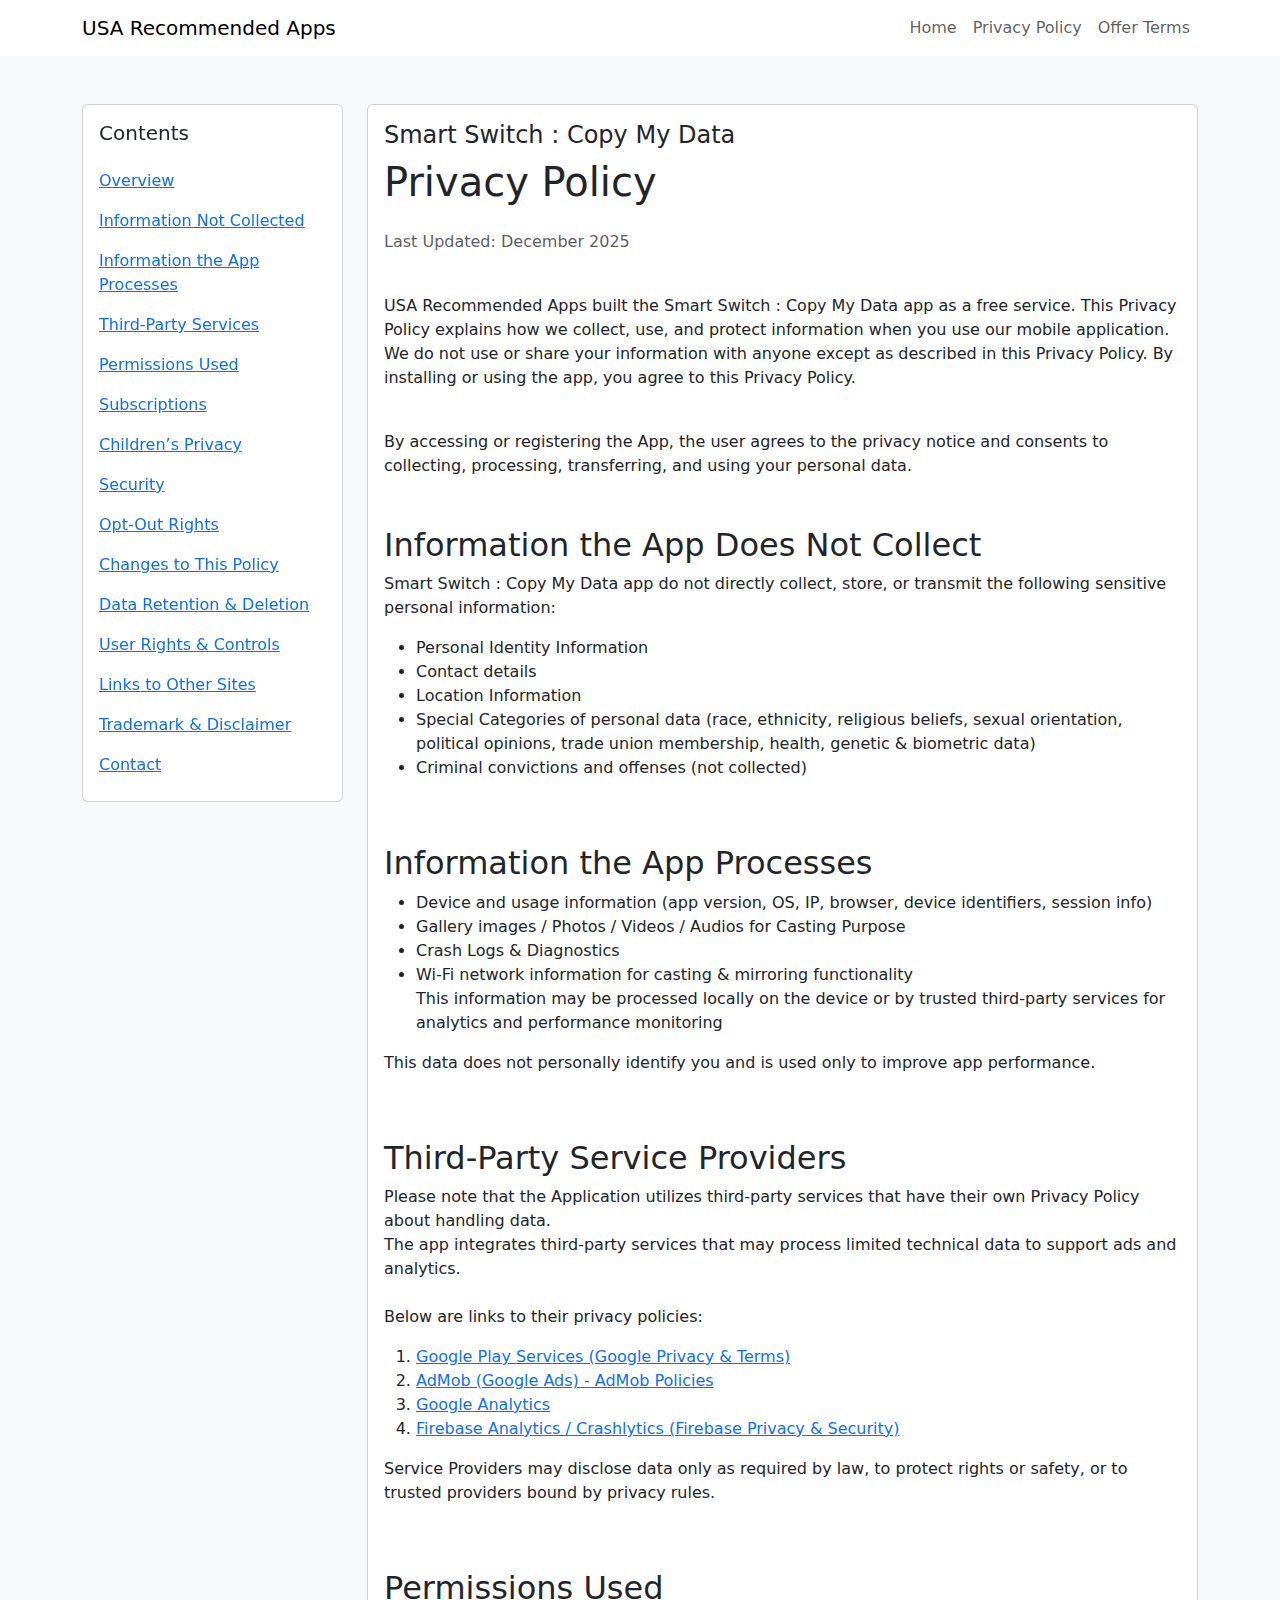
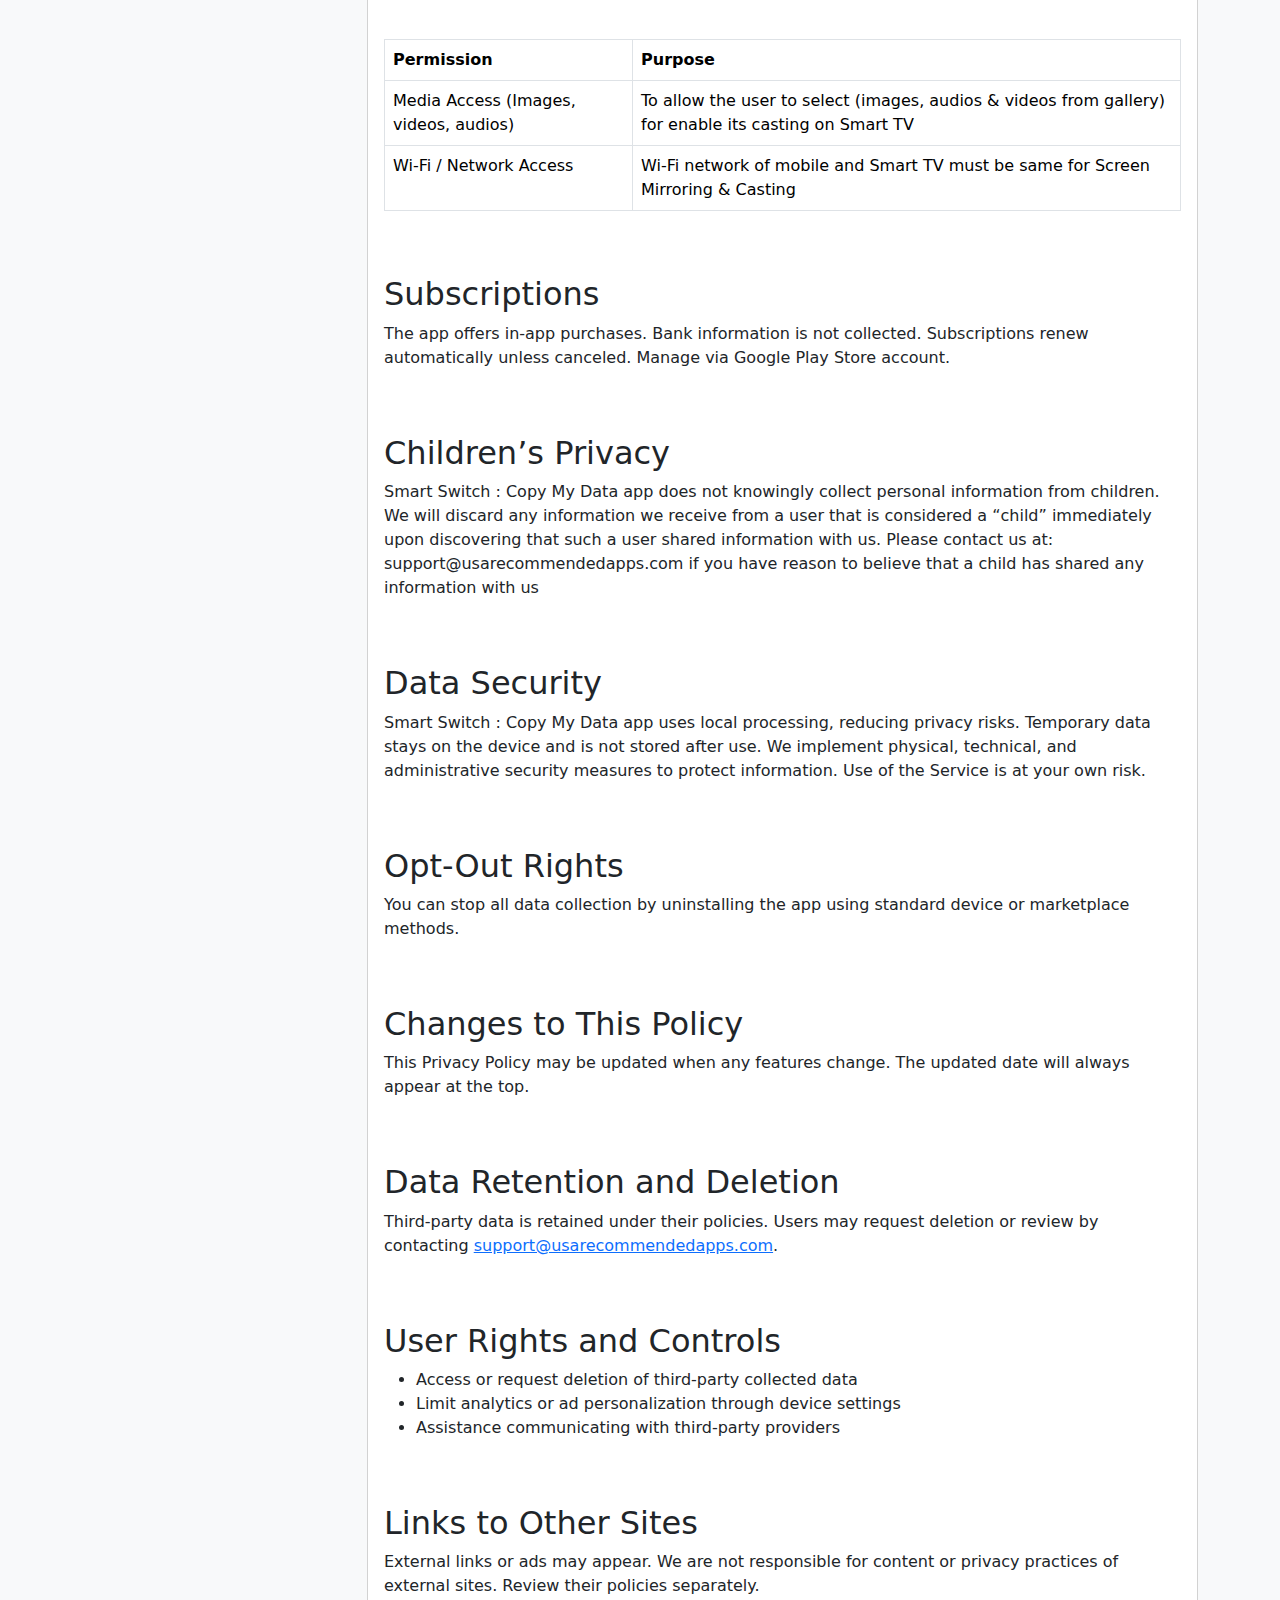
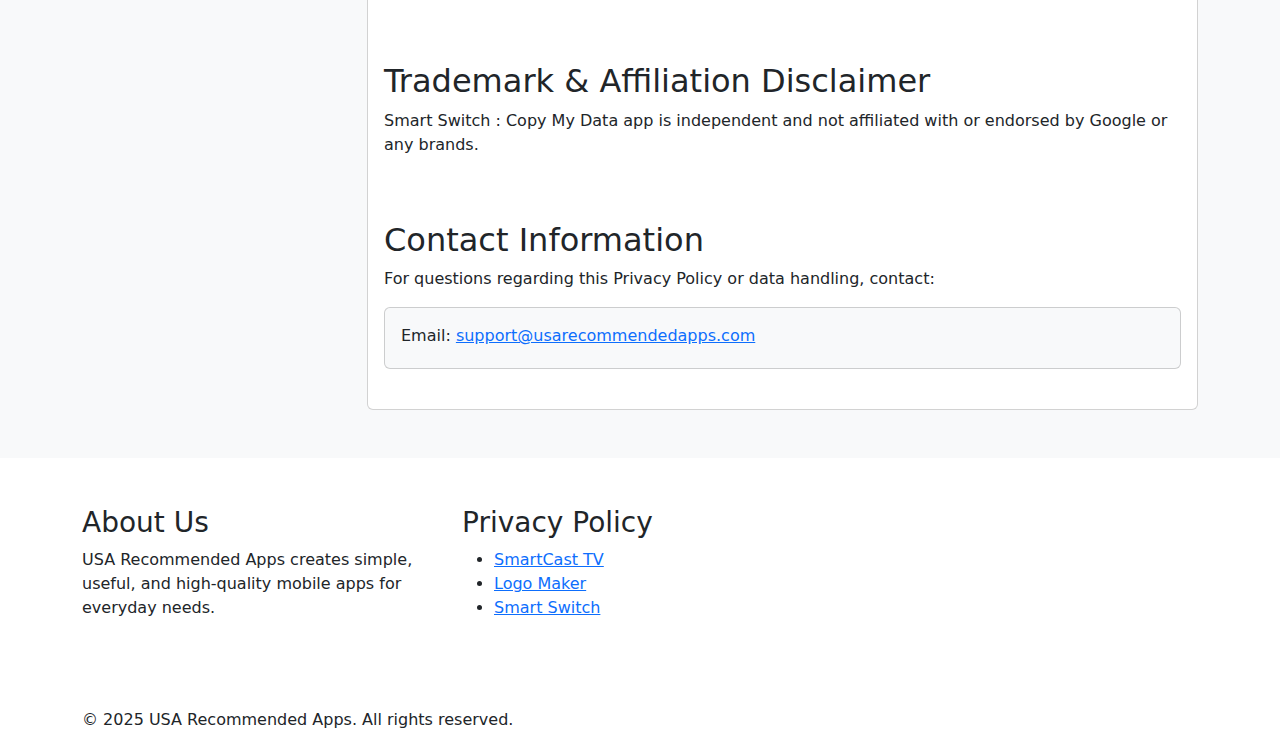
<file: smart-switch/index.html>
<!DOCTYPE html>
<html lang="en">

<head>
    <meta charset="utf-8">
    <meta http-equiv="X-UA-Compatible" content="IE=edge">
    <meta name="viewport" content="width=device-width, initial-scale=1">
    <title>Smart Switch : Copy My Data - Privacy Policy</title>
    <meta name="robots" content="noindex, nofollow">
    <meta name="twitter:description" content="">
    <link rel="icon" type="image/png" sizes="32x32" href="/images/favicon.png">
    <link href="https://cdn.jsdelivr.net/npm/bootstrap@5.3.3/dist/css/bootstrap.min.css" rel="stylesheet" integrity="sha384-QWTKZyjpPEjISv5WaRU9OFeRpok6YctnYmDr5pNlyT2bRjXh0JMhjY6hW+ALEwIH" crossorigin="anonymous">
    <link rel="stylesheet" href="style.css">
</head>

<body>
    <!-- ✅ HEADER START -->
    <nav class="navbar navbar-expand-lg navbar-light">
        <div class="container">

            <!-- Left Text -->
            <a class="navbar-brand" href="/"> USA Recommended Apps </a>

            <!-- Mobile Button -->
            <button class="navbar-toggler" type="button" data-bs-toggle="collapse" 
                    data-bs-target="#navbarNav">
                <span class="navbar-toggler-icon"></span>
            </button>

            <!-- Right Links -->
            <div class="collapse navbar-collapse" id="navbarNav">
                <ul class="navbar-nav ms-auto">
                    <li class="nav-item"><a class="nav-link" href="/">Home</a></li>
                    <li class="nav-item"><a class="nav-link" href="/privacy-policy/">Privacy Policy</a></li>
                    <li class="nav-item"><a class="nav-link" href="/offer-terms/">Offer Terms</a></li>
                </ul>
            </div>

        </div>
    </nav>
    <!-- ✅ HEADER END -->

<div class="bg-light">
    <div class="container py-5">
        <div class="row">
            <!-- Table of Contents -->
            <div class="col-lg-3 mb-4">
                <div class="card sticky-top" style="top: 2rem;">
                    <div class="card-body">
                        <h5 class="card-title mb-3">Contents</h5>
                        <nav class="nav flex-column">
                            <a class="toc-link py-2" href="#overview">Overview</a>
                            <a class="toc-link py-2" href="#information">Information Not Collected</a>
                            <a class="toc-link py-2" href="#collected-information">Information the App Processes </a>
                            <a class="toc-link py-2" href="#third-party">Third-Party Services</a>
                            <a class="toc-link py-2" href="#permissions">Permissions Used</a>
                            <a class="toc-link py-2" href="#subscriptions">Subscriptions</a>
                            <a class="toc-link py-2" href="#children-privacy">Children’s Privacy</a>
                            <a class="toc-link py-2" href="#data-security">Security</a>
							<a class="toc-link py-2" href="#opt-out">Opt-Out Rights</a>
							<a class="toc-link py-2" href="#policy-updates">Changes to This Policy</a>
							<a class="toc-link py-2" href="#data-retention">Data Retention & Deletion</a>
                            <a class="toc-link py-2" href="#user-rights">User Rights & Controls</a>
                            <a class="toc-link py-2" href="#links">Links to Other Sites</a>
                            <a class="toc-link py-2" href="#trademark">Trademark & Disclaimer</a>
                            <a class="toc-link py-2" href="#contact">Contact</a>
                        </nav>
                    </div>
                </div>
            </div>

         <!-- Main Content -->
            <div class="col-lg-9">
                <div class="card">
                    <div class="card-body">
                        <h4>Smart Switch : Copy My Data</h4>
                        <h1 class="mb-4">Privacy Policy</h1>
                        <p class="text-muted" style="padding:none ;">Last Updated: December 2025</p>

                        <div id="overview" class="policy-section py-4">
                            <!-- <h2>Overview</h2> -->
                            <p>USA Recommended Apps built the Smart Switch : Copy My Data app as a free service. This Privacy Policy explains how we collect, use, and protect information when you use our mobile application. We do not use or share your information with anyone except as described in this Privacy Policy. By installing or using the app, you agree to this Privacy Policy.</p><br>
                            By accessing or registering the App, the user agrees to the privacy notice and consents to collecting, processing, transferring, and using your personal data.	

                        </div>
                        
                        <div id="information" class="policy-section py-4">
                            <h2>Information the App Does Not Collect</h2>
                            <p>Smart Switch : Copy My Data app do not directly collect, store, or transmit the following sensitive personal information:</p>
							<ul>
								<li>Personal Identity Information</li>
								<li>Contact details</li>
								<li>Location Information</li>
								<li>Special Categories of personal data (race, ethnicity, religious beliefs, sexual orientation, political opinions, trade union membership, health, genetic & biometric data) </li>
								<li>Criminal convictions and offenses (not collected)</li>
							</ul>
                        </div>

                        <div id="collected-information" class="policy-section py-4">
                            <h2>Information the App Processes</h2>
                            <ul>
                                <li>Device and usage information (app version, OS, IP, browser, device identifiers, session info)</li>
                                <li>Gallery images / Photos / Videos / Audios for Casting Purpose</li>
                                <li>Crash Logs & Diagnostics</li>
                                <li>Wi-Fi network information for casting & mirroring functionality</li>
                                <p>This information may be processed locally on the device or by trusted third-party services for analytics and performance monitoring</p>
                            </ul>
							<p>This data does not personally identify you and is used only to improve app performance.</p>
                        </div>

                        <div id="third-party" class="policy-section py-4">
                            <h2>Third-Party Service Providers</h2>
                            <p>Please note that the Application utilizes third-party services that have their own Privacy Policy about handling data.<br>
                            The app integrates third-party services that may process limited technical data to support ads and analytics.<br><br>
                            Below are links to their privacy policies:
                            </p>
                            <ol>
                                <li><a href="https://policies.google.com/privacy" target="_blank">Google Play Services (Google Privacy & Terms)</a></li>
                                <li><a href="https://support.google.com/admob/answer/6128543?hl=en" target="_blank">AdMob (Google Ads) - AdMob Policies</a></li>
                                <li><a href="https://firebase.google.com/policies/analytics" target="_blank">Google Analytics</a></li>
                                <li><a href="https://firebase.google.com/support/privacy/" target="_blank">Firebase Analytics / Crashlytics (Firebase Privacy & Security)</a></li>
                            </ol>
                            <p>Service Providers may disclose data only as required by law, to protect rights or safety, or to trusted providers bound by privacy rules.</p>
                        </div>

                        <div id="permissions" class="policy-section py-4">
                                <h2>Permissions Used</h2>
                                <table class="table table-bordered">
                                    <br>
                                    <thead>
                                        <tr>
                                            <th>Permission</th>
                                            <th>Purpose</th>
                                        </tr>
                                    </thead>
                                    <tbody>
                                        <tr>
                                            <td>Media Access (Images, videos, audios)</td>
                                            <td>To allow the user to select (images, audios & videos from gallery) for enable its casting on Smart TV</td>
                                        </tr>
                                        <tr>
                                            <td>Wi-Fi / Network Access</td>
                                            <td>Wi-Fi network of mobile and Smart TV must be same for Screen Mirroring & Casting</td>
                                        </tr>
                                    </tbody>
                                </table>
                            </div>
                        
                        <div id="subscriptions" class="policy-section py-4">
                                <h2>Subscriptions</h2>
                                <p>The app offers in-app purchases. Bank information is not collected. Subscriptions renew automatically unless canceled. Manage via Google Play Store account.</p>
                        </div>

                        <div id="children-privacy" class="policy-section py-4">
                            <h2>Children’s Privacy</h2>
                            <p>Smart Switch : Copy My Data app does not knowingly collect personal information from children. We will discard any information we receive from a user that is considered a “child” immediately upon discovering that such a user shared information with us. Please contact us at: support@usarecommendedapps.com if you have reason to believe that a child has shared any information with us</p>
                        </div>

						<div id="data-security" class="policy-section py-4">
                            <h2>Data Security</h2>
                            <p>Smart Switch : Copy My Data app uses local processing, reducing privacy risks. Temporary data stays on the device and is not stored after use. We implement physical, technical, and administrative security measures to protect information. Use of the Service is at your own risk.</p>
                        </div>

						<div id="opt-out" class="policy-section py-4">
                            <h2>Opt-Out Rights</h2>
                            <p>You can stop all data collection by uninstalling the app using standard device or marketplace methods.</p>
                        </div>

						<div id="policy-updates" class="policy-section py-4">
                            <h2>Changes to This Policy</h2>
                            <p>This Privacy Policy may be updated when any features change. The updated date will always appear at the top.</p>
                        </div>

                        <div id="data-retention" class="policy-section py-4">
                                <h2>Data Retention and Deletion</h2>
                                <p>Third-party data is retained under their policies. Users may request deletion or review by contacting <a href="mailto:support@usarecommendedapps.com">support@usarecommendedapps.com</a>.</p>
                            </div>

                            <div id="user-rights" class="policy-section py-4">
                                <h2>User Rights and Controls</h2>
                                <ul>
                                    <li>Access or request deletion of third-party collected data</li>
                                    <li>Limit analytics or ad personalization through device settings</li>
                                    <li>Assistance communicating with third-party providers</li>
                                </ul>
                            </div>

                            <div id="links" class="policy-section py-4">
                                <h2>Links to Other Sites</h2>
                                <p>External links or ads may appear. We are not responsible for content or privacy practices of external sites. Review their policies separately.</p>
                            </div>

                            <div id="trademark" class="policy-section py-4">
                                <h2>Trademark & Affiliation Disclaimer</h2>
                                <p>Smart Switch : Copy My Data app is independent and not affiliated with or endorsed by Google or any brands.</p>
                            </div>

                            <div id="contact" class="policy-section py-4">
                                <h2>Contact Information</h2>
                                <p>For questions regarding this Privacy Policy or data handling, contact:</p>
                                <div class="card bg-light mt-3">
                                    <div class="card-body">
                                        <p class="mb-1">Email: <a href="mailto:support@usarecommendedapps.com">support@usarecommendedapps.com</a></p>
                                    </div>
                                </div>
                            </div>

                    </div>
                </div>
            </div>
        </div>
    </div>
</div>


<footer class="footer pt-5">
    <div class="container">
        <div class="row g-4">
            
            <div class="col-lg-4 col-md-6">
                <h3 class="footer-title">About Us</h3>
                <p class="mb-4">
                    USA Recommended Apps creates simple, useful, and high-quality mobile apps for everyday needs.
                </p>
            </div>

            <div class="col-lg-4 col-md-6">
                <h3 class="footer-title">Privacy Policy</h3>
                <ul class="footer-links">
                    <li><a href="/smart-cast/" target="_blank">SmartCast TV</a></li>
                    <li><a href="/logo-maker/" target="_blank">Logo Maker</a></li>
                  <li><a href="/smart-switch/" target="_blank">Smart Switch</a></li>
                </ul>
            </div>

        </div>
    </div>

    <div class="footer-bottom mt-5">
        <div class="container">
            <div class="row py-3">
                <div class="col-md-6 text-center text-md-start">
                    <p class="mb-0">&copy; 2025 USA Recommended Apps. All rights reserved.</p>
                </div>
            </div>
        </div>
    </div>
</footer>

</body>
</html>
</file>
<file: style.css>
*{
            font-family: Poppins;
            zoom:101%
        }
        /* Navbar Styling */
        .navbar {
            background: #ffffff;
            box-shadow: 0 2px 10px rgba(0,0,0,0.05);
            padding: 12px 0;
        }

        /* Brand Text */
        .navbar-brand {
            font-size: 1.4rem;
            font-weight: 700;
            color: #333 !important;
            letter-spacing: 0.3px;
        }

        /* Navbar Links */
        .navbar-nav .nav-link {
            color: #444 !important;
            font-weight: 500;
            padding: 8px 14px;
            transition: 0.3s ease;
        }

        /* Hover Effect */
        .navbar-nav .nav-link:hover {
            color: #007bff !important;
            transform: translateY(-1px);
        }

        /* Active Link */
        .navbar-nav .nav-link.active {
            color: #007bff !important;
            font-weight: 600;
        }

        /* Mobile Toggle Icon */
        .navbar-toggler {
            border: none;
        }
        .navbar-toggler:focus {
            box-shadow: none;
        }
        /* Banner Image */
        .header-image {
            width: 100%;
            height: 520px;    
            object-fit: cover;
            border-radius: 0; 
        }
        .app-tile {
            background: #fff;
            border-radius: 16px;
            padding: 18px;
            transition: 0.3s ease;
        }

        .app-tile:hover {
            transform: translateY(-4px);
            box-shadow: 0 8px 25px rgba(0,0,0,0.12);
        }

        .tile-banner {
            width: 100%;
            height: 170px;
            border-radius: 14px;
            object-fit: cover;
        }

        .tile-info {
            align-items: center;
        }

        .tile-icon {
            width: 55px;
            height: 55px;
            border-radius: 12px;
            object-fit: cover;
            box-shadow: 0 2px 6px rgba(0,0,0,0.1);
        }
        .section-title {
                font-size: 28px;
                font-weight: bold;
                margin-bottom: 25px;
                text-align: left;
        }
        /* Footer */
        .footer {
            background: linear-gradient(145deg, #1a1c23, #242730);
            color: #ffffff;
        }
        
        .footer-title {
            font-size: 20px;
            color: #fff;
            font-weight: 600;
            margin-bottom: 1.5rem;
            position: relative;
        }
        .footer-title::after {
            content: '';
            position: absolute;
            left: 0;
            bottom: -8px;
            width: 30px;
            height: 2px;
            background: #6c5ce7;
        }
        
        .footer-links {
            list-style: none;
            padding: 0;
        }
        
        .footer-links li {
            margin-bottom: 1rem;
        }
        
        .footer-links a {
            color: #b4b6bb;
            text-decoration: none;
            transition: all 0.3s ease;
        }
        
        .footer-links a:hover {
            color: #ffffff;
            padding-left: 5px;
        }        
        .footer-bottom {
            background: rgba(0,0,0,0.2);
        }
        
        .footer-bottom a {
            
            color: #6c5ce7;
            text-decoration: none;
        }
        
        .footer-bottom a:hover {
            color: #ffffff;
        }
</file>
<file: logo-maker/style.css>
*{
			font-family: Poppins;
            zoom:101%
		}
		.policy-section:not(:last-child) {
            border-bottom: 1px solid #dee2e6;
        }
        .toc-link {
            color: inherit;
            text-decoration: none;
            transition: color 0.2s;
        }
        .toc-link:hover {
            color: #0d6efd;
        }
        /* Navbar Styling */
        .navbar {
            background: #ffffff;
            box-shadow: 0 2px 10px rgba(0,0,0,0.05);
            padding: 12px 0;
        }

        /* Brand Text */
        .navbar-brand {
            font-size: 1.4rem;
            font-weight: 700;
            color: #333 !important;
            letter-spacing: 0.3px;
        }

        /* Navbar Links */
        .navbar-nav .nav-link {
            color: #444 !important;
            font-weight: 500;
            padding: 8px 14px;
            transition: 0.3s ease;
        }

        /* Hover Effect */
        .navbar-nav .nav-link:hover {
            color: #007bff !important;
            transform: translateY(-1px);
        }

        /* Active Link */
        .navbar-nav .nav-link.active {
            color: #007bff !important;
            font-weight: 600;
        }

        /* Mobile Toggle Icon */
        .navbar-toggler {
            border: none;
        }
        .navbar-toggler:focus {
            box-shadow: none;
        }
        /* Footer */
        .footer {
            background: linear-gradient(145deg, #1a1c23, #242730);
            color: #ffffff;
        }
        
        .footer-title {
            font-size: 20px;
            color: #fff;
            font-weight: 600;
            margin-bottom: 1.5rem;
            position: relative;
        }
        .footer-title::after {
            content: '';
            position: absolute;
            left: 0;
            bottom: -8px;
            width: 30px;
            height: 2px;
            background: #6c5ce7;
        }
        
        .footer-links {
            list-style: none;
            padding: 0;
        }
        
        .footer-links li {
            margin-bottom: 1rem;
        }
        
        .footer-links a {
            color: #b4b6bb;
            text-decoration: none;
            transition: all 0.3s ease;
        }
        
        .footer-links a:hover {
            color: #ffffff;
            padding-left: 5px;
        }        
        .footer-bottom {
            background: rgba(0,0,0,0.2);
        }
        
        .footer-bottom a {
            
            color: #6c5ce7;
            text-decoration: none;
        }
        
        .footer-bottom a:hover {
            color: #ffffff;
        }
</file>
<file: offer-terms/style.css>
*{
            
			font-family: Poppins;
            zoom:101%
		}
		.policy-section:not(:last-child) {
            border-bottom: 1px solid #dee2e6;
        }
        .toc-link {
            color: inherit;
            text-decoration: none;
            transition: color 0.2s;
        }
        .toc-link:hover {
            color: #0d6efd;
        }
        /* Navbar Styling */
        .navbar {
            background: #ffffff;
            box-shadow: 0 2px 10px rgba(0,0,0,0.05);
            padding: 12px 0;
        }

        /* Brand Text */
        .navbar-brand {
            font-size: 1.4rem;
            font-weight: 700;
            color: #333 !important;
            letter-spacing: 0.3px;
        }

        /* Navbar Links */
        .navbar-nav .nav-link {
            color: #444 !important;
            font-weight: 500;
            padding: 8px 14px;
            transition: 0.3s ease;
        }

        /* Hover Effect */
        .navbar-nav .nav-link:hover {
            color: #007bff !important;
            transform: translateY(-1px);
        }

        /* Active Link */
        .navbar-nav .nav-link.active {
            color: #007bff !important;
            font-weight: 600;
        }

        /* Mobile Toggle Icon */
        .navbar-toggler {
            border: none;
        }
        .navbar-toggler:focus {
            box-shadow: none;
        }
        /* Footer */
        .footer {
            background: linear-gradient(145deg, #1a1c23, #242730);
            color: #ffffff;
        }
        
        .footer-title {
            font-size: 20px;
            color: #fff;
            font-weight: 600;
            margin-bottom: 1.5rem;
            position: relative;
        }
        .footer-title::after {
            content: '';
            position: absolute;
            left: 0;
            bottom: -8px;
            width: 30px;
            height: 2px;
            background: #6c5ce7;
        }
        
        .footer-links {
            list-style: none;
            padding: 0;
        }
        
        .footer-links li {
            margin-bottom: 1rem;
        }
        
        .footer-links a {
            color: #b4b6bb;
            text-decoration: none;
            transition: all 0.3s ease;
        }
        
        .footer-links a:hover {
            color: #ffffff;
            padding-left: 5px;
        }        
        .footer-bottom {
            background: rgba(0,0,0,0.2);
        }
        
        .footer-bottom a {
            
            color: #6c5ce7;
            text-decoration: none;
        }
        
        .footer-bottom a:hover {
            color: #ffffff;
        }
</file>
<file: privacy-policy/style.css>
*{
			font-family: Poppins;
            zoom:101%
		}
		.policy-section:not(:last-child) {
            border-bottom: 1px solid #dee2e6;
        }
        .toc-link {
            color: inherit;
            text-decoration: none;
            transition: color 0.2s;
        }
        .toc-link:hover {
            color: #0d6efd;
        }
        /* Navbar Styling */
        .navbar {
            background: #ffffff;
            box-shadow: 0 2px 10px rgba(0,0,0,0.05);
            padding: 12px 0;
        }

        /* Brand Text */
        .navbar-brand {
            font-size: 1.4rem;
            font-weight: 700;
            color: #333 !important;
            letter-spacing: 0.3px;
        }

        /* Navbar Links */
        .navbar-nav .nav-link {
            color: #444 !important;
            font-weight: 500;
            padding: 8px 14px;
            transition: 0.3s ease;
        }

        /* Hover Effect */
        .navbar-nav .nav-link:hover {
            color: #007bff !important;
            transform: translateY(-1px);
        }

        /* Active Link */
        .navbar-nav .nav-link.active {
            color: #007bff !important;
            font-weight: 600;
        }

        /* Mobile Toggle Icon */
        .navbar-toggler {
            border: none;
        }
        .navbar-toggler:focus {
            box-shadow: none;
        }
        /* Footer */
        .footer {
            background: linear-gradient(145deg, #1a1c23, #242730);
            color: #ffffff;
        }
        
        .footer-title {
            font-size: 20px;
            color: #fff;
            font-weight: 600;
            margin-bottom: 1.5rem;
            position: relative;
        }
        .footer-title::after {
            content: '';
            position: absolute;
            left: 0;
            bottom: -8px;
            width: 30px;
            height: 2px;
            background: #6c5ce7;
        }
        
        .footer-links {
            list-style: none;
            padding: 0;
        }
        
        .footer-links li {
            margin-bottom: 1rem;
        }
        
        .footer-links a {
            color: #b4b6bb;
            text-decoration: none;
            transition: all 0.3s ease;
        }
        
        .footer-links a:hover {
            color: #ffffff;
            padding-left: 5px;
        }        
        .footer-bottom {
            background: rgba(0,0,0,0.2);
        }
        
        .footer-bottom a {
            
            color: #6c5ce7;
            text-decoration: none;
        }
        
        .footer-bottom a:hover {
            color: #ffffff;
        }
</file>
<file: smart-cast/style.css>
*{
			font-family: Poppins;
            zoom:101%
		}
		.policy-section:not(:last-child) {
            border-bottom: 1px solid #dee2e6;
        }
        .toc-link {
            color: inherit;
            text-decoration: none;
            transition: color 0.2s;
        }
        .toc-link:hover {
            color: #0d6efd;
        }
        /* Navbar Styling */
        .navbar {
            background: #ffffff;
            box-shadow: 0 2px 10px rgba(0,0,0,0.05);
            padding: 12px 0;
        }

        /* Brand Text */
        .navbar-brand {
            font-size: 1.4rem;
            font-weight: 700;
            color: #333 !important;
            letter-spacing: 0.3px;
        }

        /* Navbar Links */
        .navbar-nav .nav-link {
            color: #444 !important;
            font-weight: 500;
            padding: 8px 14px;
            transition: 0.3s ease;
        }

        /* Hover Effect */
        .navbar-nav .nav-link:hover {
            color: #007bff !important;
            transform: translateY(-1px);
        }

        /* Active Link */
        .navbar-nav .nav-link.active {
            color: #007bff !important;
            font-weight: 600;
        }

        /* Mobile Toggle Icon */
        .navbar-toggler {
            border: none;
        }
        .navbar-toggler:focus {
            box-shadow: none;
        }
        /* Footer */
        .footer {
            background: linear-gradient(145deg, #1a1c23, #242730);
            color: #ffffff;
        }
        
        .footer-title {
            font-size: 20px;
            color: #fff;
            font-weight: 600;
            margin-bottom: 1.5rem;
            position: relative;
        }
        .footer-title::after {
            content: '';
            position: absolute;
            left: 0;
            bottom: -8px;
            width: 30px;
            height: 2px;
            background: #6c5ce7;
        }
        
        .footer-links {
            list-style: none;
            padding: 0;
        }
        
        .footer-links li {
            margin-bottom: 1rem;
        }
        
        .footer-links a {
            color: #b4b6bb;
            text-decoration: none;
            transition: all 0.3s ease;
        }
        
        .footer-links a:hover {
            color: #ffffff;
            padding-left: 5px;
        }        
        .footer-bottom {
            background: rgba(0,0,0,0.2);
        }
        
        .footer-bottom a {
            
            color: #6c5ce7;
            text-decoration: none;
        }
        
        .footer-bottom a:hover {
            color: #ffffff;
        }
</file>
<file: smart-switch/style.css>

</file>
